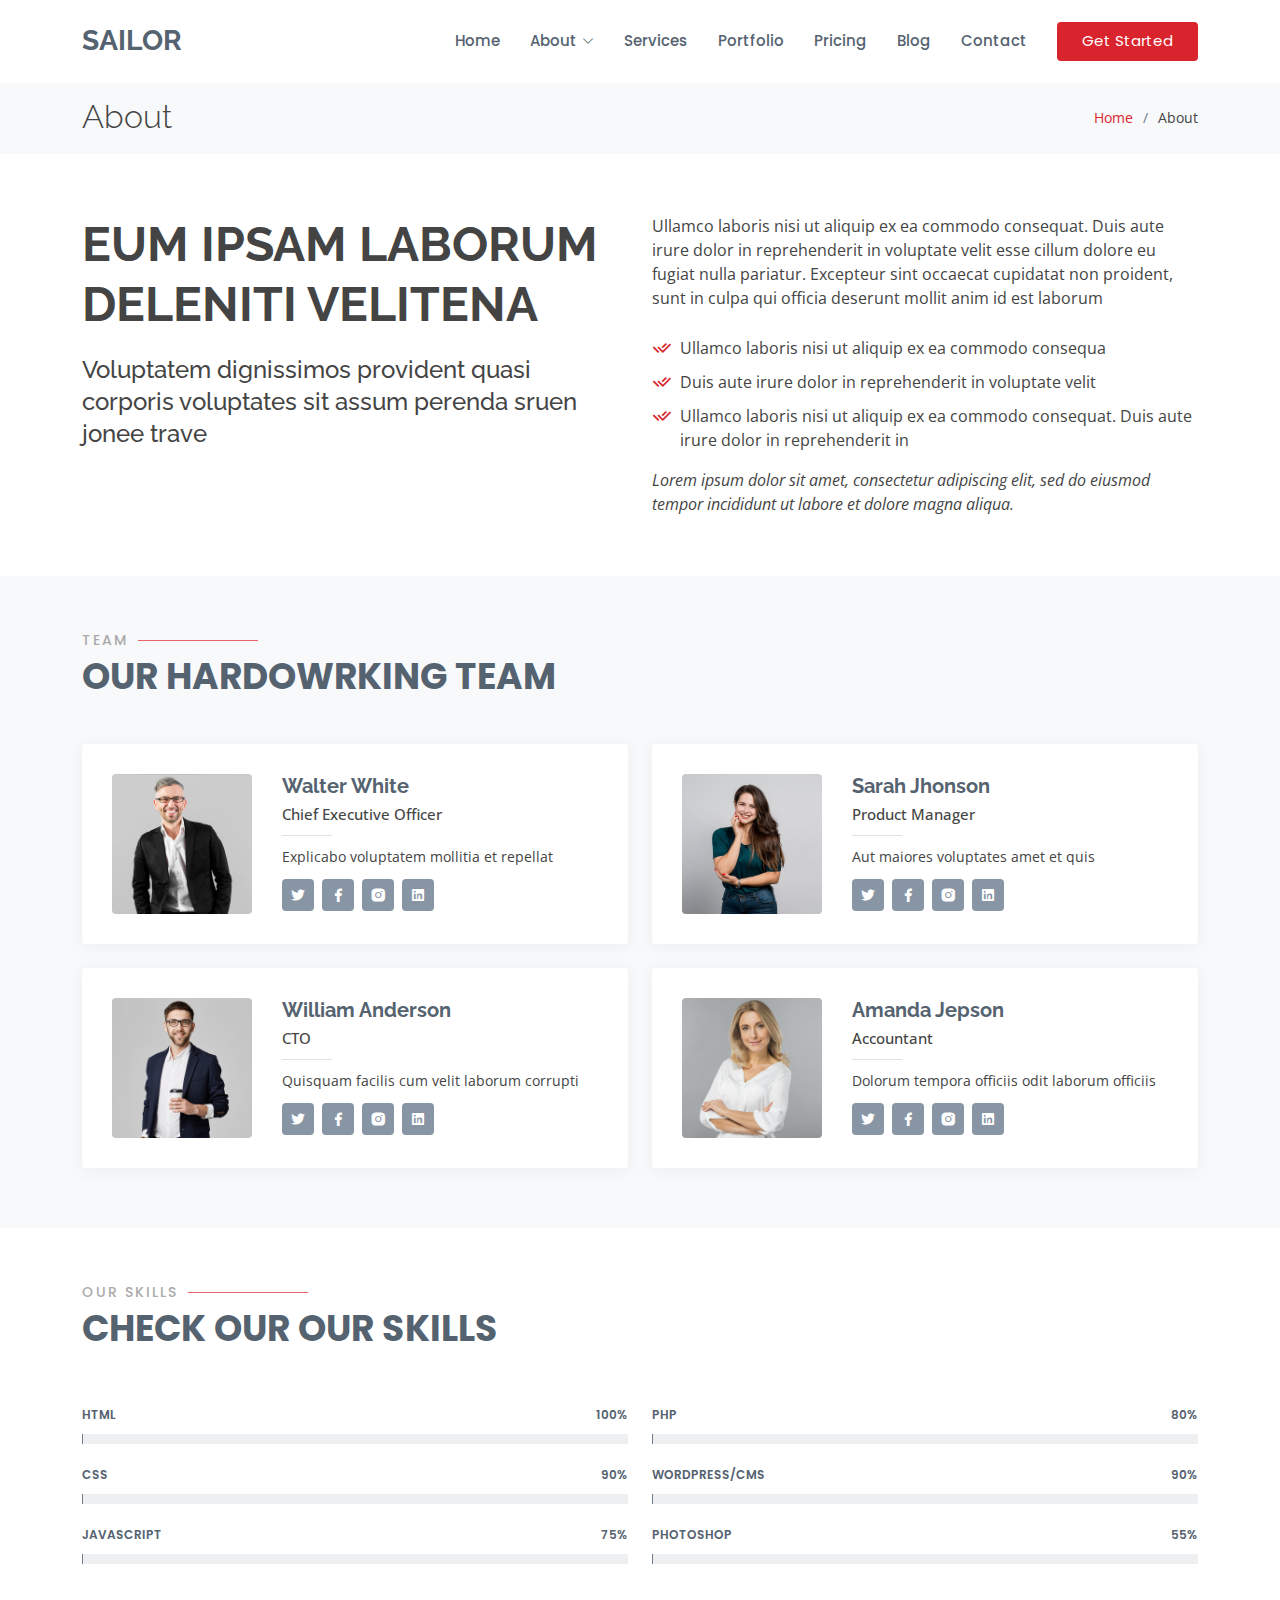
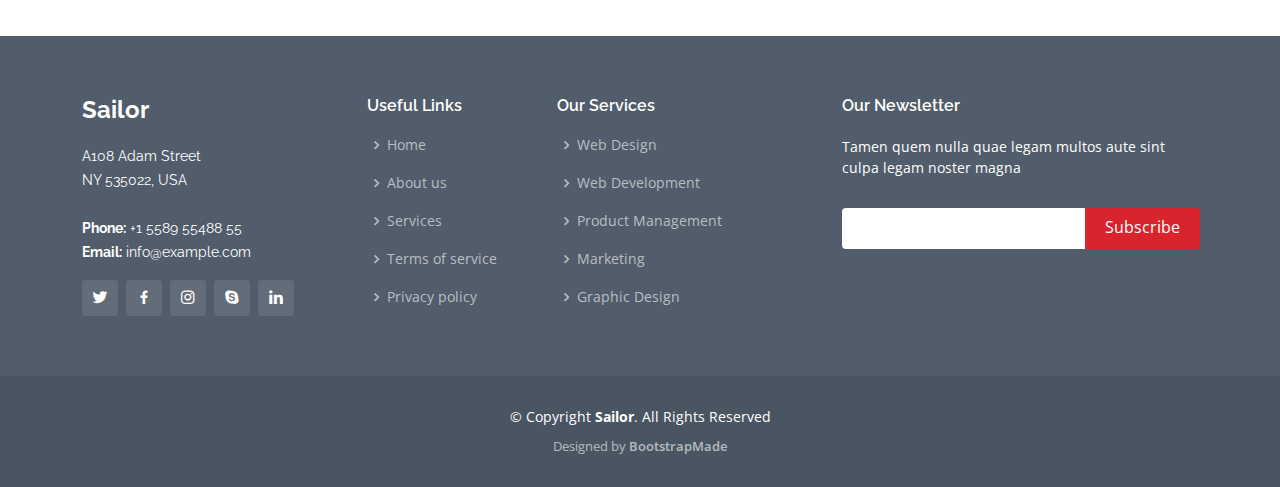
<file: about.html>
<!DOCTYPE html>
<html lang="en">

<head>
  <meta charset="utf-8">
  <meta content="width=device-width, initial-scale=1.0" name="viewport">

  <title>About - Sailor Bootstrap Template</title>
  <meta content="" name="description">
  <meta content="" name="keywords">

  <!-- Favicons -->
  <link href="assets/img/favicon.png" rel="icon">
  <link href="assets/img/apple-touch-icon.png" rel="apple-touch-icon">

  <!-- Google Fonts -->
  <link href="https://fonts.googleapis.com/css?family=Open+Sans:300,300i,400,400i,600,600i,700,700i|Raleway:300,300i,400,400i,500,500i,600,600i,700,700i|Poppins:300,300i,400,400i,500,500i,600,600i,700,700i" rel="stylesheet">

  <!-- Vendor CSS Files -->
  <link href="assets/vendor/animate.css/animate.min.css" rel="stylesheet">
  <link href="assets/vendor/bootstrap/css/bootstrap.min.css" rel="stylesheet">
  <link href="assets/vendor/bootstrap-icons/bootstrap-icons.css" rel="stylesheet">
  <link href="assets/vendor/boxicons/css/boxicons.min.css" rel="stylesheet">
  <link href="assets/vendor/glightbox/css/glightbox.min.css" rel="stylesheet">
  <link href="assets/vendor/remixicon/remixicon.css" rel="stylesheet">
  <link href="assets/vendor/swiper/swiper-bundle.min.css" rel="stylesheet">

  <!-- Template Main CSS File -->
  <link href="assets/css/style.css" rel="stylesheet">

  <!-- =======================================================
  * Template Name: Sailor - v4.10.0
  * Template URL: https://bootstrapmade.com/sailor-free-bootstrap-theme/
  * Author: BootstrapMade.com
  * License: https://bootstrapmade.com/license/
  ======================================================== -->
</head>

<body>

  <!-- ======= Header ======= -->
  <header id="header" class="fixed-top d-flex align-items-center">
    <div class="container d-flex align-items-center">

      <h1 class="logo me-auto"><a href="index.html">Sailor</a></h1>
      <!-- Uncomment below if you prefer to use an image logo -->
      <!-- <a href="index.html" class="logo me-auto"><img src="assets/img/logo.png" alt="" class="img-fluid"></a>-->

      <nav id="navbar" class="navbar">
        <ul>
          <li><a href="index.html">Home</a></li>

          <li class="dropdown"><a href="#"><span>About</span> <i class="bi bi-chevron-down"></i></a>
            <ul>
              <li><a href="about.html" class="active">About</a></li>
              <li><a href="team.html">Team</a></li>
              <li><a href="testimonials.html">Testimonials</a></li>

              <li class="dropdown"><a href="#"><span>Deep Drop Down</span> <i class="bi bi-chevron-right"></i></a>
                <ul>
                  <li><a href="#">Deep Drop Down 1</a></li>
                  <li><a href="#">Deep Drop Down 2</a></li>
                  <li><a href="#">Deep Drop Down 3</a></li>
                  <li><a href="#">Deep Drop Down 4</a></li>
                  <li><a href="#">Deep Drop Down 5</a></li>
                </ul>
              </li>
            </ul>
          </li>
          <li><a href="services.html">Services</a></li>
          <li><a href="portfolio.html">Portfolio</a></li>
          <li><a href="pricing.html">Pricing</a></li>
          <li><a href="blog.html">Blog</a></li>

          <li><a href="contact.html">Contact</a></li>
          <li><a href="index.html" class="getstarted">Get Started</a></li>
        </ul>
        <i class="bi bi-list mobile-nav-toggle"></i>
      </nav><!-- .navbar -->

    </div>
  </header><!-- End Header -->

  <main id="main">

    <!-- ======= Breadcrumbs ======= -->
    <section id="breadcrumbs" class="breadcrumbs">
      <div class="container">

        <div class="d-flex justify-content-between align-items-center">
          <h2>About</h2>
          <ol>
            <li><a href="index.html">Home</a></li>
            <li>About</li>
          </ol>
        </div>

      </div>
    </section><!-- End Breadcrumbs -->

    <!-- ======= About Section ======= -->
    <section id="about" class="about">
      <div class="container">

        <div class="row content">
          <div class="col-lg-6">
            <h2>Eum ipsam laborum deleniti velitena</h2>
            <h3>Voluptatem dignissimos provident quasi corporis voluptates sit assum perenda sruen jonee trave</h3>
          </div>
          <div class="col-lg-6 pt-4 pt-lg-0">
            <p>
              Ullamco laboris nisi ut aliquip ex ea commodo consequat. Duis aute irure dolor in reprehenderit in voluptate
              velit esse cillum dolore eu fugiat nulla pariatur. Excepteur sint occaecat cupidatat non proident, sunt in
              culpa qui officia deserunt mollit anim id est laborum
            </p>
            <ul>
              <li><i class="ri-check-double-line"></i> Ullamco laboris nisi ut aliquip ex ea commodo consequa</li>
              <li><i class="ri-check-double-line"></i> Duis aute irure dolor in reprehenderit in voluptate velit</li>
              <li><i class="ri-check-double-line"></i> Ullamco laboris nisi ut aliquip ex ea commodo consequat. Duis aute irure dolor in reprehenderit in</li>
            </ul>
            <p class="fst-italic">
              Lorem ipsum dolor sit amet, consectetur adipiscing elit, sed do eiusmod tempor incididunt ut labore et dolore
              magna aliqua.
            </p>
          </div>
        </div>

      </div>
    </section><!-- End About Section -->

    <!-- ======= Team Section ======= -->
    <section id="team" class="team section-bg">
      <div class="container">

        <div class="section-title">
          <h2>Team</h2>
          <p>Our Hardowrking Team</p>
        </div>

        <div class="row">

          <div class="col-lg-6">
            <div class="member d-flex align-items-start">
              <div class="pic"><img src="assets/img/team/team-1.jpg" class="img-fluid" alt=""></div>
              <div class="member-info">
                <h4>Walter White</h4>
                <span>Chief Executive Officer</span>
                <p>Explicabo voluptatem mollitia et repellat</p>
                <div class="social">
                  <a href=""><i class="ri-twitter-fill"></i></a>
                  <a href=""><i class="ri-facebook-fill"></i></a>
                  <a href=""><i class="ri-instagram-fill"></i></a>
                  <a href=""> <i class="ri-linkedin-box-fill"></i> </a>
                </div>
              </div>
            </div>
          </div>

          <div class="col-lg-6 mt-4 mt-lg-0">
            <div class="member d-flex align-items-start">
              <div class="pic"><img src="assets/img/team/team-2.jpg" class="img-fluid" alt=""></div>
              <div class="member-info">
                <h4>Sarah Jhonson</h4>
                <span>Product Manager</span>
                <p>Aut maiores voluptates amet et quis</p>
                <div class="social">
                  <a href=""><i class="ri-twitter-fill"></i></a>
                  <a href=""><i class="ri-facebook-fill"></i></a>
                  <a href=""><i class="ri-instagram-fill"></i></a>
                  <a href=""> <i class="ri-linkedin-box-fill"></i> </a>
                </div>
              </div>
            </div>
          </div>

          <div class="col-lg-6 mt-4">
            <div class="member d-flex align-items-start">
              <div class="pic"><img src="assets/img/team/team-3.jpg" class="img-fluid" alt=""></div>
              <div class="member-info">
                <h4>William Anderson</h4>
                <span>CTO</span>
                <p>Quisquam facilis cum velit laborum corrupti</p>
                <div class="social">
                  <a href=""><i class="ri-twitter-fill"></i></a>
                  <a href=""><i class="ri-facebook-fill"></i></a>
                  <a href=""><i class="ri-instagram-fill"></i></a>
                  <a href=""> <i class="ri-linkedin-box-fill"></i> </a>
                </div>
              </div>
            </div>
          </div>

          <div class="col-lg-6 mt-4">
            <div class="member d-flex align-items-start">
              <div class="pic"><img src="assets/img/team/team-4.jpg" class="img-fluid" alt=""></div>
              <div class="member-info">
                <h4>Amanda Jepson</h4>
                <span>Accountant</span>
                <p>Dolorum tempora officiis odit laborum officiis</p>
                <div class="social">
                  <a href=""><i class="ri-twitter-fill"></i></a>
                  <a href=""><i class="ri-facebook-fill"></i></a>
                  <a href=""><i class="ri-instagram-fill"></i></a>
                  <a href=""> <i class="ri-linkedin-box-fill"></i> </a>
                </div>
              </div>
            </div>
          </div>

        </div>

      </div>
    </section><!-- End Team Section -->

    <!-- ======= Our Skills Section ======= -->
    <section id="skills" class="skills">
      <div class="container">

        <div class="section-title">
          <h2>Our Skills</h2>
          <p>Check our Our Skills</p>
        </div>

        <div class="row skills-content">

          <div class="col-lg-6">

            <div class="progress">
              <span class="skill">HTML <i class="val">100%</i></span>
              <div class="progress-bar-wrap">
                <div class="progress-bar" role="progressbar" aria-valuenow="100" aria-valuemin="0" aria-valuemax="100"></div>
              </div>
            </div>

            <div class="progress">
              <span class="skill">CSS <i class="val">90%</i></span>
              <div class="progress-bar-wrap">
                <div class="progress-bar" role="progressbar" aria-valuenow="90" aria-valuemin="0" aria-valuemax="100"></div>
              </div>
            </div>

            <div class="progress">
              <span class="skill">JavaScript <i class="val">75%</i></span>
              <div class="progress-bar-wrap">
                <div class="progress-bar" role="progressbar" aria-valuenow="75" aria-valuemin="0" aria-valuemax="100"></div>
              </div>
            </div>

          </div>

          <div class="col-lg-6">

            <div class="progress">
              <span class="skill">PHP <i class="val">80%</i></span>
              <div class="progress-bar-wrap">
                <div class="progress-bar" role="progressbar" aria-valuenow="80" aria-valuemin="0" aria-valuemax="100"></div>
              </div>
            </div>

            <div class="progress">
              <span class="skill">WordPress/CMS <i class="val">90%</i></span>
              <div class="progress-bar-wrap">
                <div class="progress-bar" role="progressbar" aria-valuenow="90" aria-valuemin="0" aria-valuemax="100"></div>
              </div>
            </div>

            <div class="progress">
              <span class="skill">Photoshop <i class="val">55%</i></span>
              <div class="progress-bar-wrap">
                <div class="progress-bar" role="progressbar" aria-valuenow="55" aria-valuemin="0" aria-valuemax="100"></div>
              </div>
            </div>

          </div>

        </div>

      </div>
    </section><!-- End Our Skills Section -->

  </main><!-- End #main -->

  <!-- ======= Footer ======= -->
  <footer id="footer">
    <div class="footer-top">
      <div class="container">
        <div class="row">

          <div class="col-lg-3 col-md-6">
            <div class="footer-info">
              <h3>Sailor</h3>
              <p>
                A108 Adam Street <br>
                NY 535022, USA<br><br>
                <strong>Phone:</strong> +1 5589 55488 55<br>
                <strong>Email:</strong> info@example.com<br>
              </p>
              <div class="social-links mt-3">
                <a href="#" class="twitter"><i class="bx bxl-twitter"></i></a>
                <a href="#" class="facebook"><i class="bx bxl-facebook"></i></a>
                <a href="#" class="instagram"><i class="bx bxl-instagram"></i></a>
                <a href="#" class="google-plus"><i class="bx bxl-skype"></i></a>
                <a href="#" class="linkedin"><i class="bx bxl-linkedin"></i></a>
              </div>
            </div>
          </div>

          <div class="col-lg-2 col-md-6 footer-links">
            <h4>Useful Links</h4>
            <ul>
              <li><i class="bx bx-chevron-right"></i> <a href="#">Home</a></li>
              <li><i class="bx bx-chevron-right"></i> <a href="#">About us</a></li>
              <li><i class="bx bx-chevron-right"></i> <a href="#">Services</a></li>
              <li><i class="bx bx-chevron-right"></i> <a href="#">Terms of service</a></li>
              <li><i class="bx bx-chevron-right"></i> <a href="#">Privacy policy</a></li>
            </ul>
          </div>

          <div class="col-lg-3 col-md-6 footer-links">
            <h4>Our Services</h4>
            <ul>
              <li><i class="bx bx-chevron-right"></i> <a href="#">Web Design</a></li>
              <li><i class="bx bx-chevron-right"></i> <a href="#">Web Development</a></li>
              <li><i class="bx bx-chevron-right"></i> <a href="#">Product Management</a></li>
              <li><i class="bx bx-chevron-right"></i> <a href="#">Marketing</a></li>
              <li><i class="bx bx-chevron-right"></i> <a href="#">Graphic Design</a></li>
            </ul>
          </div>

          <div class="col-lg-4 col-md-6 footer-newsletter">
            <h4>Our Newsletter</h4>
            <p>Tamen quem nulla quae legam multos aute sint culpa legam noster magna</p>
            <form action="" method="post">
              <input type="email" name="email"><input type="submit" value="Subscribe">
            </form>

          </div>

        </div>
      </div>
    </div>

    <div class="container">
      <div class="copyright">
        &copy; Copyright <strong><span>Sailor</span></strong>. All Rights Reserved
      </div>
      <div class="credits">
        <!-- All the links in the footer should remain intact. -->
        <!-- You can delete the links only if you purchased the pro version. -->
        <!-- Licensing information: https://bootstrapmade.com/license/ -->
        <!-- Purchase the pro version with working PHP/AJAX contact form: https://bootstrapmade.com/sailor-free-bootstrap-theme/ -->
        Designed by <a href="https://bootstrapmade.com/">BootstrapMade</a>
      </div>
    </div>
  </footer><!-- End Footer -->

  <a href="#" class="back-to-top d-flex align-items-center justify-content-center"><i class="bi bi-arrow-up-short"></i></a>

  <!-- Vendor JS Files -->
  <script src="assets/vendor/bootstrap/js/bootstrap.bundle.min.js"></script>
  <script src="assets/vendor/glightbox/js/glightbox.min.js"></script>
  <script src="assets/vendor/isotope-layout/isotope.pkgd.min.js"></script>
  <script src="assets/vendor/swiper/swiper-bundle.min.js"></script>
  <script src="assets/vendor/waypoints/noframework.waypoints.js"></script>
  <script src="assets/vendor/php-email-form/validate.js"></script>

  <!-- Template Main JS File -->
  <script src="assets/js/main.js"></script>

</body>

</html>
</file>
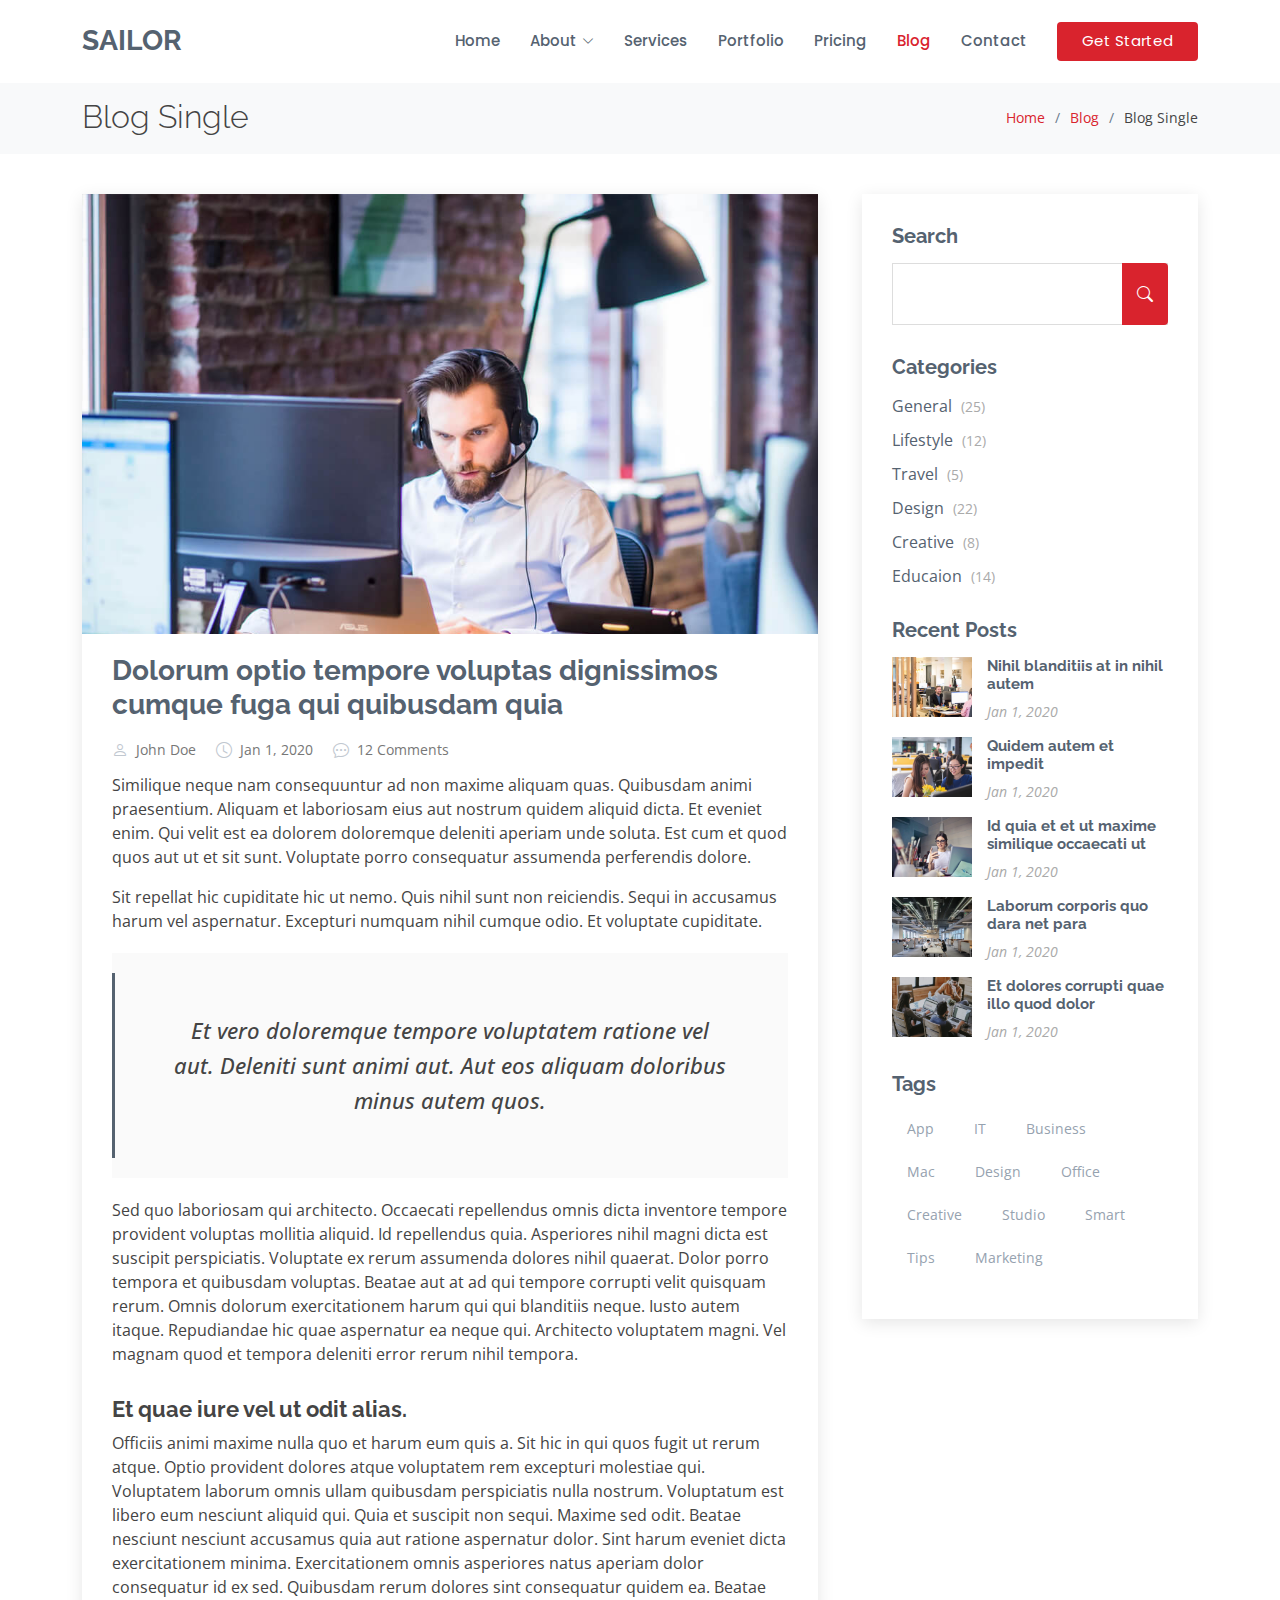
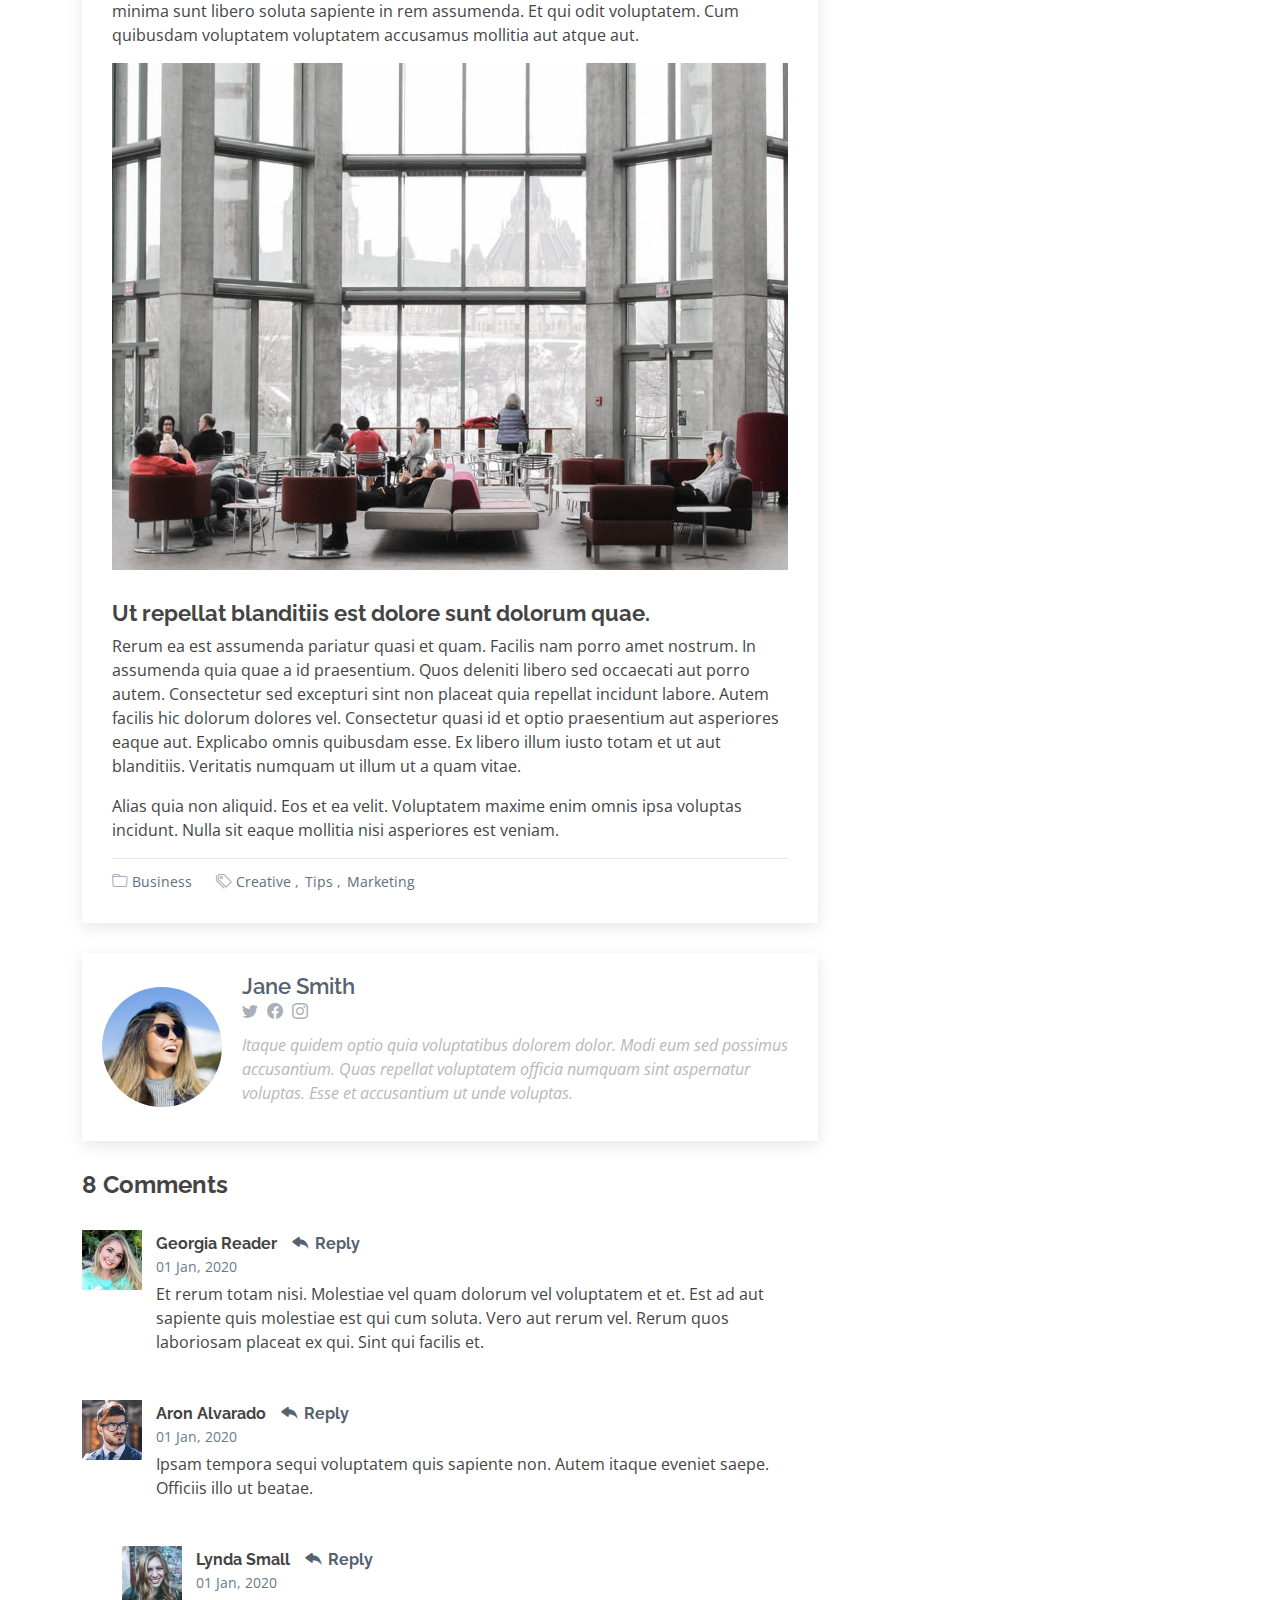
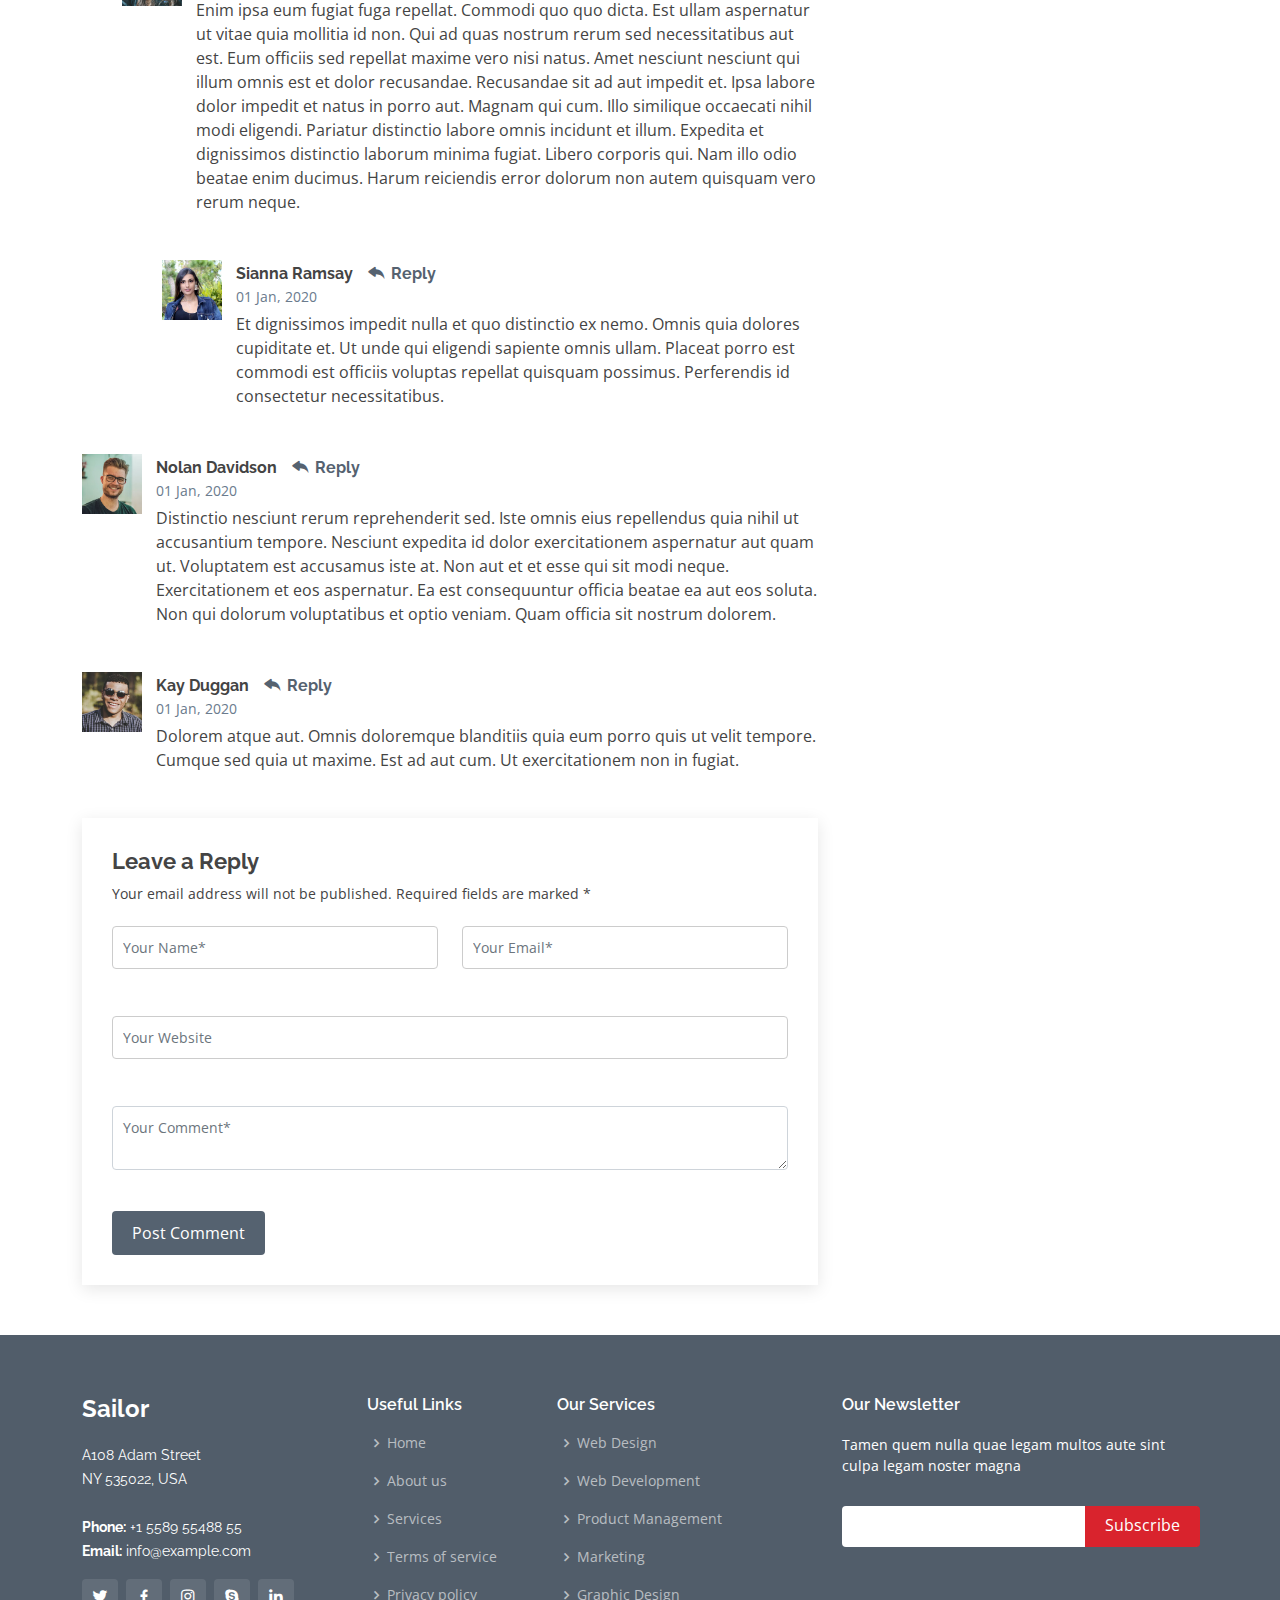
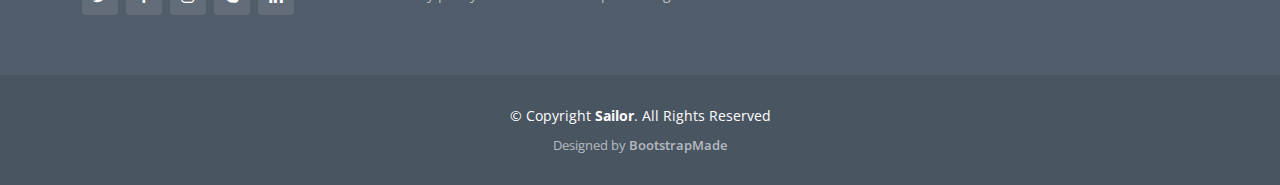
<file: blog-single.html>
<!DOCTYPE html>
<html lang="en">

<head>
  <meta charset="utf-8">
  <meta content="width=device-width, initial-scale=1.0" name="viewport">

  <title>Blog Single - Sailor Bootstrap Template</title>
  <meta content="" name="description">
  <meta content="" name="keywords">

  <!-- Favicons -->
  <link href="assets/img/favicon.png" rel="icon">
  <link href="assets/img/apple-touch-icon.png" rel="apple-touch-icon">

  <!-- Google Fonts -->
  <link href="https://fonts.googleapis.com/css?family=Open+Sans:300,300i,400,400i,600,600i,700,700i|Raleway:300,300i,400,400i,500,500i,600,600i,700,700i|Poppins:300,300i,400,400i,500,500i,600,600i,700,700i" rel="stylesheet">

  <!-- Vendor CSS Files -->
  <link href="assets/vendor/animate.css/animate.min.css" rel="stylesheet">
  <link href="assets/vendor/bootstrap/css/bootstrap.min.css" rel="stylesheet">
  <link href="assets/vendor/bootstrap-icons/bootstrap-icons.css" rel="stylesheet">
  <link href="assets/vendor/boxicons/css/boxicons.min.css" rel="stylesheet">
  <link href="assets/vendor/glightbox/css/glightbox.min.css" rel="stylesheet">
  <link href="assets/vendor/remixicon/remixicon.css" rel="stylesheet">
  <link href="assets/vendor/swiper/swiper-bundle.min.css" rel="stylesheet">

  <!-- Template Main CSS File -->
  <link href="assets/css/style.css" rel="stylesheet">

  <!-- =======================================================
  * Template Name: Sailor - v4.10.0
  * Template URL: https://bootstrapmade.com/sailor-free-bootstrap-theme/
  * Author: BootstrapMade.com
  * License: https://bootstrapmade.com/license/
  ======================================================== -->
</head>

<body>

  <!-- ======= Header ======= -->
  <header id="header" class="fixed-top d-flex align-items-center">
    <div class="container d-flex align-items-center">

      <h1 class="logo me-auto"><a href="index.html">Sailor</a></h1>
      <!-- Uncomment below if you prefer to use an image logo -->
      <!-- <a href="index.html" class="logo me-auto"><img src="assets/img/logo.png" alt="" class="img-fluid"></a>-->

      <nav id="navbar" class="navbar">
        <ul>
          <li><a href="index.html">Home</a></li>

          <li class="dropdown"><a href="#"><span>About</span> <i class="bi bi-chevron-down"></i></a>
            <ul>
              <li><a href="about.html">About</a></li>
              <li><a href="team.html">Team</a></li>
              <li><a href="testimonials.html">Testimonials</a></li>

              <li class="dropdown"><a href="#"><span>Deep Drop Down</span> <i class="bi bi-chevron-right"></i></a>
                <ul>
                  <li><a href="#">Deep Drop Down 1</a></li>
                  <li><a href="#">Deep Drop Down 2</a></li>
                  <li><a href="#">Deep Drop Down 3</a></li>
                  <li><a href="#">Deep Drop Down 4</a></li>
                  <li><a href="#">Deep Drop Down 5</a></li>
                </ul>
              </li>
            </ul>
          </li>
          <li><a href="services.html">Services</a></li>
          <li><a href="portfolio.html">Portfolio</a></li>
          <li><a href="pricing.html">Pricing</a></li>
          <li><a href="blog.html" class="active">Blog</a></li>

          <li><a href="contact.html">Contact</a></li>
          <li><a href="index.html" class="getstarted">Get Started</a></li>
        </ul>
        <i class="bi bi-list mobile-nav-toggle"></i>
      </nav><!-- .navbar -->

    </div>
  </header><!-- End Header -->

  <main id="main">

    <!-- ======= Breadcrumbs ======= -->
    <section id="breadcrumbs" class="breadcrumbs">
      <div class="container">

        <div class="d-flex justify-content-between align-items-center">
          <h2>Blog Single</h2>
          <ol>
            <li><a href="index.html">Home</a></li>
            <li><a href="blog.html">Blog</a></li>
            <li>Blog Single</li>
          </ol>
        </div>

      </div>
    </section><!-- End Breadcrumbs -->

    <!-- ======= Blog Single Section ======= -->
    <section id="blog" class="blog">
      <div class="container" data-aos="fade-up">

        <div class="row">

          <div class="col-lg-8 entries">

            <article class="entry entry-single">

              <div class="entry-img">
                <img src="assets/img/blog/blog-1.jpg" alt="" class="img-fluid">
              </div>

              <h2 class="entry-title">
                <a href="blog-single.html">Dolorum optio tempore voluptas dignissimos cumque fuga qui quibusdam quia</a>
              </h2>

              <div class="entry-meta">
                <ul>
                  <li class="d-flex align-items-center"><i class="bi bi-person"></i> <a href="blog-single.html">John Doe</a></li>
                  <li class="d-flex align-items-center"><i class="bi bi-clock"></i> <a href="blog-single.html"><time datetime="2020-01-01">Jan 1, 2020</time></a></li>
                  <li class="d-flex align-items-center"><i class="bi bi-chat-dots"></i> <a href="blog-single.html">12 Comments</a></li>
                </ul>
              </div>

              <div class="entry-content">
                <p>
                  Similique neque nam consequuntur ad non maxime aliquam quas. Quibusdam animi praesentium. Aliquam et laboriosam eius aut nostrum quidem aliquid dicta.
                  Et eveniet enim. Qui velit est ea dolorem doloremque deleniti aperiam unde soluta. Est cum et quod quos aut ut et sit sunt. Voluptate porro consequatur assumenda perferendis dolore.
                </p>

                <p>
                  Sit repellat hic cupiditate hic ut nemo. Quis nihil sunt non reiciendis. Sequi in accusamus harum vel aspernatur. Excepturi numquam nihil cumque odio. Et voluptate cupiditate.
                </p>

                <blockquote>
                  <p>
                    Et vero doloremque tempore voluptatem ratione vel aut. Deleniti sunt animi aut. Aut eos aliquam doloribus minus autem quos.
                  </p>
                </blockquote>

                <p>
                  Sed quo laboriosam qui architecto. Occaecati repellendus omnis dicta inventore tempore provident voluptas mollitia aliquid. Id repellendus quia. Asperiores nihil magni dicta est suscipit perspiciatis. Voluptate ex rerum assumenda dolores nihil quaerat.
                  Dolor porro tempora et quibusdam voluptas. Beatae aut at ad qui tempore corrupti velit quisquam rerum. Omnis dolorum exercitationem harum qui qui blanditiis neque.
                  Iusto autem itaque. Repudiandae hic quae aspernatur ea neque qui. Architecto voluptatem magni. Vel magnam quod et tempora deleniti error rerum nihil tempora.
                </p>

                <h3>Et quae iure vel ut odit alias.</h3>
                <p>
                  Officiis animi maxime nulla quo et harum eum quis a. Sit hic in qui quos fugit ut rerum atque. Optio provident dolores atque voluptatem rem excepturi molestiae qui. Voluptatem laborum omnis ullam quibusdam perspiciatis nulla nostrum. Voluptatum est libero eum nesciunt aliquid qui.
                  Quia et suscipit non sequi. Maxime sed odit. Beatae nesciunt nesciunt accusamus quia aut ratione aspernatur dolor. Sint harum eveniet dicta exercitationem minima. Exercitationem omnis asperiores natus aperiam dolor consequatur id ex sed. Quibusdam rerum dolores sint consequatur quidem ea.
                  Beatae minima sunt libero soluta sapiente in rem assumenda. Et qui odit voluptatem. Cum quibusdam voluptatem voluptatem accusamus mollitia aut atque aut.
                </p>
                <img src="assets/img/blog/blog-inside-post.jpg" class="img-fluid" alt="">

                <h3>Ut repellat blanditiis est dolore sunt dolorum quae.</h3>
                <p>
                  Rerum ea est assumenda pariatur quasi et quam. Facilis nam porro amet nostrum. In assumenda quia quae a id praesentium. Quos deleniti libero sed occaecati aut porro autem. Consectetur sed excepturi sint non placeat quia repellat incidunt labore. Autem facilis hic dolorum dolores vel.
                  Consectetur quasi id et optio praesentium aut asperiores eaque aut. Explicabo omnis quibusdam esse. Ex libero illum iusto totam et ut aut blanditiis. Veritatis numquam ut illum ut a quam vitae.
                </p>
                <p>
                  Alias quia non aliquid. Eos et ea velit. Voluptatem maxime enim omnis ipsa voluptas incidunt. Nulla sit eaque mollitia nisi asperiores est veniam.
                </p>

              </div>

              <div class="entry-footer">
                <i class="bi bi-folder"></i>
                <ul class="cats">
                  <li><a href="#">Business</a></li>
                </ul>

                <i class="bi bi-tags"></i>
                <ul class="tags">
                  <li><a href="#">Creative</a></li>
                  <li><a href="#">Tips</a></li>
                  <li><a href="#">Marketing</a></li>
                </ul>
              </div>

            </article><!-- End blog entry -->

            <div class="blog-author d-flex align-items-center">
              <img src="assets/img/blog/blog-author.jpg" class="rounded-circle float-left" alt="">
              <div>
                <h4>Jane Smith</h4>
                <div class="social-links">
                  <a href="https://twitters.com/#"><i class="bi bi-twitter"></i></a>
                  <a href="https://facebook.com/#"><i class="bi bi-facebook"></i></a>
                  <a href="https://instagram.com/#"><i class="biu bi-instagram"></i></a>
                </div>
                <p>
                  Itaque quidem optio quia voluptatibus dolorem dolor. Modi eum sed possimus accusantium. Quas repellat voluptatem officia numquam sint aspernatur voluptas. Esse et accusantium ut unde voluptas.
                </p>
              </div>
            </div><!-- End blog author bio -->

            <div class="blog-comments">

              <h4 class="comments-count">8 Comments</h4>

              <div id="comment-1" class="comment">
                <div class="d-flex">
                  <div class="comment-img"><img src="assets/img/blog/comments-1.jpg" alt=""></div>
                  <div>
                    <h5><a href="">Georgia Reader</a> <a href="#" class="reply"><i class="bi bi-reply-fill"></i> Reply</a></h5>
                    <time datetime="2020-01-01">01 Jan, 2020</time>
                    <p>
                      Et rerum totam nisi. Molestiae vel quam dolorum vel voluptatem et et. Est ad aut sapiente quis molestiae est qui cum soluta.
                      Vero aut rerum vel. Rerum quos laboriosam placeat ex qui. Sint qui facilis et.
                    </p>
                  </div>
                </div>
              </div><!-- End comment #1 -->

              <div id="comment-2" class="comment">
                <div class="d-flex">
                  <div class="comment-img"><img src="assets/img/blog/comments-2.jpg" alt=""></div>
                  <div>
                    <h5><a href="">Aron Alvarado</a> <a href="#" class="reply"><i class="bi bi-reply-fill"></i> Reply</a></h5>
                    <time datetime="2020-01-01">01 Jan, 2020</time>
                    <p>
                      Ipsam tempora sequi voluptatem quis sapiente non. Autem itaque eveniet saepe. Officiis illo ut beatae.
                    </p>
                  </div>
                </div>

                <div id="comment-reply-1" class="comment comment-reply">
                  <div class="d-flex">
                    <div class="comment-img"><img src="assets/img/blog/comments-3.jpg" alt=""></div>
                    <div>
                      <h5><a href="">Lynda Small</a> <a href="#" class="reply"><i class="bi bi-reply-fill"></i> Reply</a></h5>
                      <time datetime="2020-01-01">01 Jan, 2020</time>
                      <p>
                        Enim ipsa eum fugiat fuga repellat. Commodi quo quo dicta. Est ullam aspernatur ut vitae quia mollitia id non. Qui ad quas nostrum rerum sed necessitatibus aut est. Eum officiis sed repellat maxime vero nisi natus. Amet nesciunt nesciunt qui illum omnis est et dolor recusandae.

                        Recusandae sit ad aut impedit et. Ipsa labore dolor impedit et natus in porro aut. Magnam qui cum. Illo similique occaecati nihil modi eligendi. Pariatur distinctio labore omnis incidunt et illum. Expedita et dignissimos distinctio laborum minima fugiat.

                        Libero corporis qui. Nam illo odio beatae enim ducimus. Harum reiciendis error dolorum non autem quisquam vero rerum neque.
                      </p>
                    </div>
                  </div>

                  <div id="comment-reply-2" class="comment comment-reply">
                    <div class="d-flex">
                      <div class="comment-img"><img src="assets/img/blog/comments-4.jpg" alt=""></div>
                      <div>
                        <h5><a href="">Sianna Ramsay</a> <a href="#" class="reply"><i class="bi bi-reply-fill"></i> Reply</a></h5>
                        <time datetime="2020-01-01">01 Jan, 2020</time>
                        <p>
                          Et dignissimos impedit nulla et quo distinctio ex nemo. Omnis quia dolores cupiditate et. Ut unde qui eligendi sapiente omnis ullam. Placeat porro est commodi est officiis voluptas repellat quisquam possimus. Perferendis id consectetur necessitatibus.
                        </p>
                      </div>
                    </div>

                  </div><!-- End comment reply #2-->

                </div><!-- End comment reply #1-->

              </div><!-- End comment #2-->

              <div id="comment-3" class="comment">
                <div class="d-flex">
                  <div class="comment-img"><img src="assets/img/blog/comments-5.jpg" alt=""></div>
                  <div>
                    <h5><a href="">Nolan Davidson</a> <a href="#" class="reply"><i class="bi bi-reply-fill"></i> Reply</a></h5>
                    <time datetime="2020-01-01">01 Jan, 2020</time>
                    <p>
                      Distinctio nesciunt rerum reprehenderit sed. Iste omnis eius repellendus quia nihil ut accusantium tempore. Nesciunt expedita id dolor exercitationem aspernatur aut quam ut. Voluptatem est accusamus iste at.
                      Non aut et et esse qui sit modi neque. Exercitationem et eos aspernatur. Ea est consequuntur officia beatae ea aut eos soluta. Non qui dolorum voluptatibus et optio veniam. Quam officia sit nostrum dolorem.
                    </p>
                  </div>
                </div>

              </div><!-- End comment #3 -->

              <div id="comment-4" class="comment">
                <div class="d-flex">
                  <div class="comment-img"><img src="assets/img/blog/comments-6.jpg" alt=""></div>
                  <div>
                    <h5><a href="">Kay Duggan</a> <a href="#" class="reply"><i class="bi bi-reply-fill"></i> Reply</a></h5>
                    <time datetime="2020-01-01">01 Jan, 2020</time>
                    <p>
                      Dolorem atque aut. Omnis doloremque blanditiis quia eum porro quis ut velit tempore. Cumque sed quia ut maxime. Est ad aut cum. Ut exercitationem non in fugiat.
                    </p>
                  </div>
                </div>

              </div><!-- End comment #4 -->

              <div class="reply-form">
                <h4>Leave a Reply</h4>
                <p>Your email address will not be published. Required fields are marked * </p>
                <form action="">
                  <div class="row">
                    <div class="col-md-6 form-group">
                      <input name="name" type="text" class="form-control" placeholder="Your Name*">
                    </div>
                    <div class="col-md-6 form-group">
                      <input name="email" type="text" class="form-control" placeholder="Your Email*">
                    </div>
                  </div>
                  <div class="row">
                    <div class="col form-group">
                      <input name="website" type="text" class="form-control" placeholder="Your Website">
                    </div>
                  </div>
                  <div class="row">
                    <div class="col form-group">
                      <textarea name="comment" class="form-control" placeholder="Your Comment*"></textarea>
                    </div>
                  </div>
                  <button type="submit" class="btn btn-primary">Post Comment</button>

                </form>

              </div>

            </div><!-- End blog comments -->

          </div><!-- End blog entries list -->

          <div class="col-lg-4">

            <div class="sidebar">

              <h3 class="sidebar-title">Search</h3>
              <div class="sidebar-item search-form">
                <form action="">
                  <input type="text">
                  <button type="submit"><i class="bi bi-search"></i></button>
                </form>
              </div><!-- End sidebar search formn-->

              <h3 class="sidebar-title">Categories</h3>
              <div class="sidebar-item categories">
                <ul>
                  <li><a href="#">General <span>(25)</span></a></li>
                  <li><a href="#">Lifestyle <span>(12)</span></a></li>
                  <li><a href="#">Travel <span>(5)</span></a></li>
                  <li><a href="#">Design <span>(22)</span></a></li>
                  <li><a href="#">Creative <span>(8)</span></a></li>
                  <li><a href="#">Educaion <span>(14)</span></a></li>
                </ul>
              </div><!-- End sidebar categories-->

              <h3 class="sidebar-title">Recent Posts</h3>
              <div class="sidebar-item recent-posts">
                <div class="post-item clearfix">
                  <img src="assets/img/blog/blog-recent-1.jpg" alt="">
                  <h4><a href="blog-single.html">Nihil blanditiis at in nihil autem</a></h4>
                  <time datetime="2020-01-01">Jan 1, 2020</time>
                </div>

                <div class="post-item clearfix">
                  <img src="assets/img/blog/blog-recent-2.jpg" alt="">
                  <h4><a href="blog-single.html">Quidem autem et impedit</a></h4>
                  <time datetime="2020-01-01">Jan 1, 2020</time>
                </div>

                <div class="post-item clearfix">
                  <img src="assets/img/blog/blog-recent-3.jpg" alt="">
                  <h4><a href="blog-single.html">Id quia et et ut maxime similique occaecati ut</a></h4>
                  <time datetime="2020-01-01">Jan 1, 2020</time>
                </div>

                <div class="post-item clearfix">
                  <img src="assets/img/blog/blog-recent-4.jpg" alt="">
                  <h4><a href="blog-single.html">Laborum corporis quo dara net para</a></h4>
                  <time datetime="2020-01-01">Jan 1, 2020</time>
                </div>

                <div class="post-item clearfix">
                  <img src="assets/img/blog/blog-recent-5.jpg" alt="">
                  <h4><a href="blog-single.html">Et dolores corrupti quae illo quod dolor</a></h4>
                  <time datetime="2020-01-01">Jan 1, 2020</time>
                </div>

              </div><!-- End sidebar recent posts-->

              <h3 class="sidebar-title">Tags</h3>
              <div class="sidebar-item tags">
                <ul>
                  <li><a href="#">App</a></li>
                  <li><a href="#">IT</a></li>
                  <li><a href="#">Business</a></li>
                  <li><a href="#">Mac</a></li>
                  <li><a href="#">Design</a></li>
                  <li><a href="#">Office</a></li>
                  <li><a href="#">Creative</a></li>
                  <li><a href="#">Studio</a></li>
                  <li><a href="#">Smart</a></li>
                  <li><a href="#">Tips</a></li>
                  <li><a href="#">Marketing</a></li>
                </ul>
              </div><!-- End sidebar tags-->

            </div><!-- End sidebar -->

          </div><!-- End blog sidebar -->

        </div>

      </div>
    </section><!-- End Blog Single Section -->

  </main><!-- End #main -->

  <!-- ======= Footer ======= -->
  <footer id="footer">
    <div class="footer-top">
      <div class="container">
        <div class="row">

          <div class="col-lg-3 col-md-6">
            <div class="footer-info">
              <h3>Sailor</h3>
              <p>
                A108 Adam Street <br>
                NY 535022, USA<br><br>
                <strong>Phone:</strong> +1 5589 55488 55<br>
                <strong>Email:</strong> info@example.com<br>
              </p>
              <div class="social-links mt-3">
                <a href="#" class="twitter"><i class="bx bxl-twitter"></i></a>
                <a href="#" class="facebook"><i class="bx bxl-facebook"></i></a>
                <a href="#" class="instagram"><i class="bx bxl-instagram"></i></a>
                <a href="#" class="google-plus"><i class="bx bxl-skype"></i></a>
                <a href="#" class="linkedin"><i class="bx bxl-linkedin"></i></a>
              </div>
            </div>
          </div>

          <div class="col-lg-2 col-md-6 footer-links">
            <h4>Useful Links</h4>
            <ul>
              <li><i class="bx bx-chevron-right"></i> <a href="#">Home</a></li>
              <li><i class="bx bx-chevron-right"></i> <a href="#">About us</a></li>
              <li><i class="bx bx-chevron-right"></i> <a href="#">Services</a></li>
              <li><i class="bx bx-chevron-right"></i> <a href="#">Terms of service</a></li>
              <li><i class="bx bx-chevron-right"></i> <a href="#">Privacy policy</a></li>
            </ul>
          </div>

          <div class="col-lg-3 col-md-6 footer-links">
            <h4>Our Services</h4>
            <ul>
              <li><i class="bx bx-chevron-right"></i> <a href="#">Web Design</a></li>
              <li><i class="bx bx-chevron-right"></i> <a href="#">Web Development</a></li>
              <li><i class="bx bx-chevron-right"></i> <a href="#">Product Management</a></li>
              <li><i class="bx bx-chevron-right"></i> <a href="#">Marketing</a></li>
              <li><i class="bx bx-chevron-right"></i> <a href="#">Graphic Design</a></li>
            </ul>
          </div>

          <div class="col-lg-4 col-md-6 footer-newsletter">
            <h4>Our Newsletter</h4>
            <p>Tamen quem nulla quae legam multos aute sint culpa legam noster magna</p>
            <form action="" method="post">
              <input type="email" name="email"><input type="submit" value="Subscribe">
            </form>

          </div>

        </div>
      </div>
    </div>

    <div class="container">
      <div class="copyright">
        &copy; Copyright <strong><span>Sailor</span></strong>. All Rights Reserved
      </div>
      <div class="credits">
        <!-- All the links in the footer should remain intact. -->
        <!-- You can delete the links only if you purchased the pro version. -->
        <!-- Licensing information: https://bootstrapmade.com/license/ -->
        <!-- Purchase the pro version with working PHP/AJAX contact form: https://bootstrapmade.com/sailor-free-bootstrap-theme/ -->
        Designed by <a href="https://bootstrapmade.com/">BootstrapMade</a>
      </div>
    </div>
  </footer><!-- End Footer -->

  <a href="#" class="back-to-top d-flex align-items-center justify-content-center"><i class="bi bi-arrow-up-short"></i></a>

  <!-- Vendor JS Files -->
  <script src="assets/vendor/bootstrap/js/bootstrap.bundle.min.js"></script>
  <script src="assets/vendor/glightbox/js/glightbox.min.js"></script>
  <script src="assets/vendor/isotope-layout/isotope.pkgd.min.js"></script>
  <script src="assets/vendor/swiper/swiper-bundle.min.js"></script>
  <script src="assets/vendor/waypoints/noframework.waypoints.js"></script>
  <script src="assets/vendor/php-email-form/validate.js"></script>

  <!-- Template Main JS File -->
  <script src="assets/js/main.js"></script>

</body>

</html>
</file>
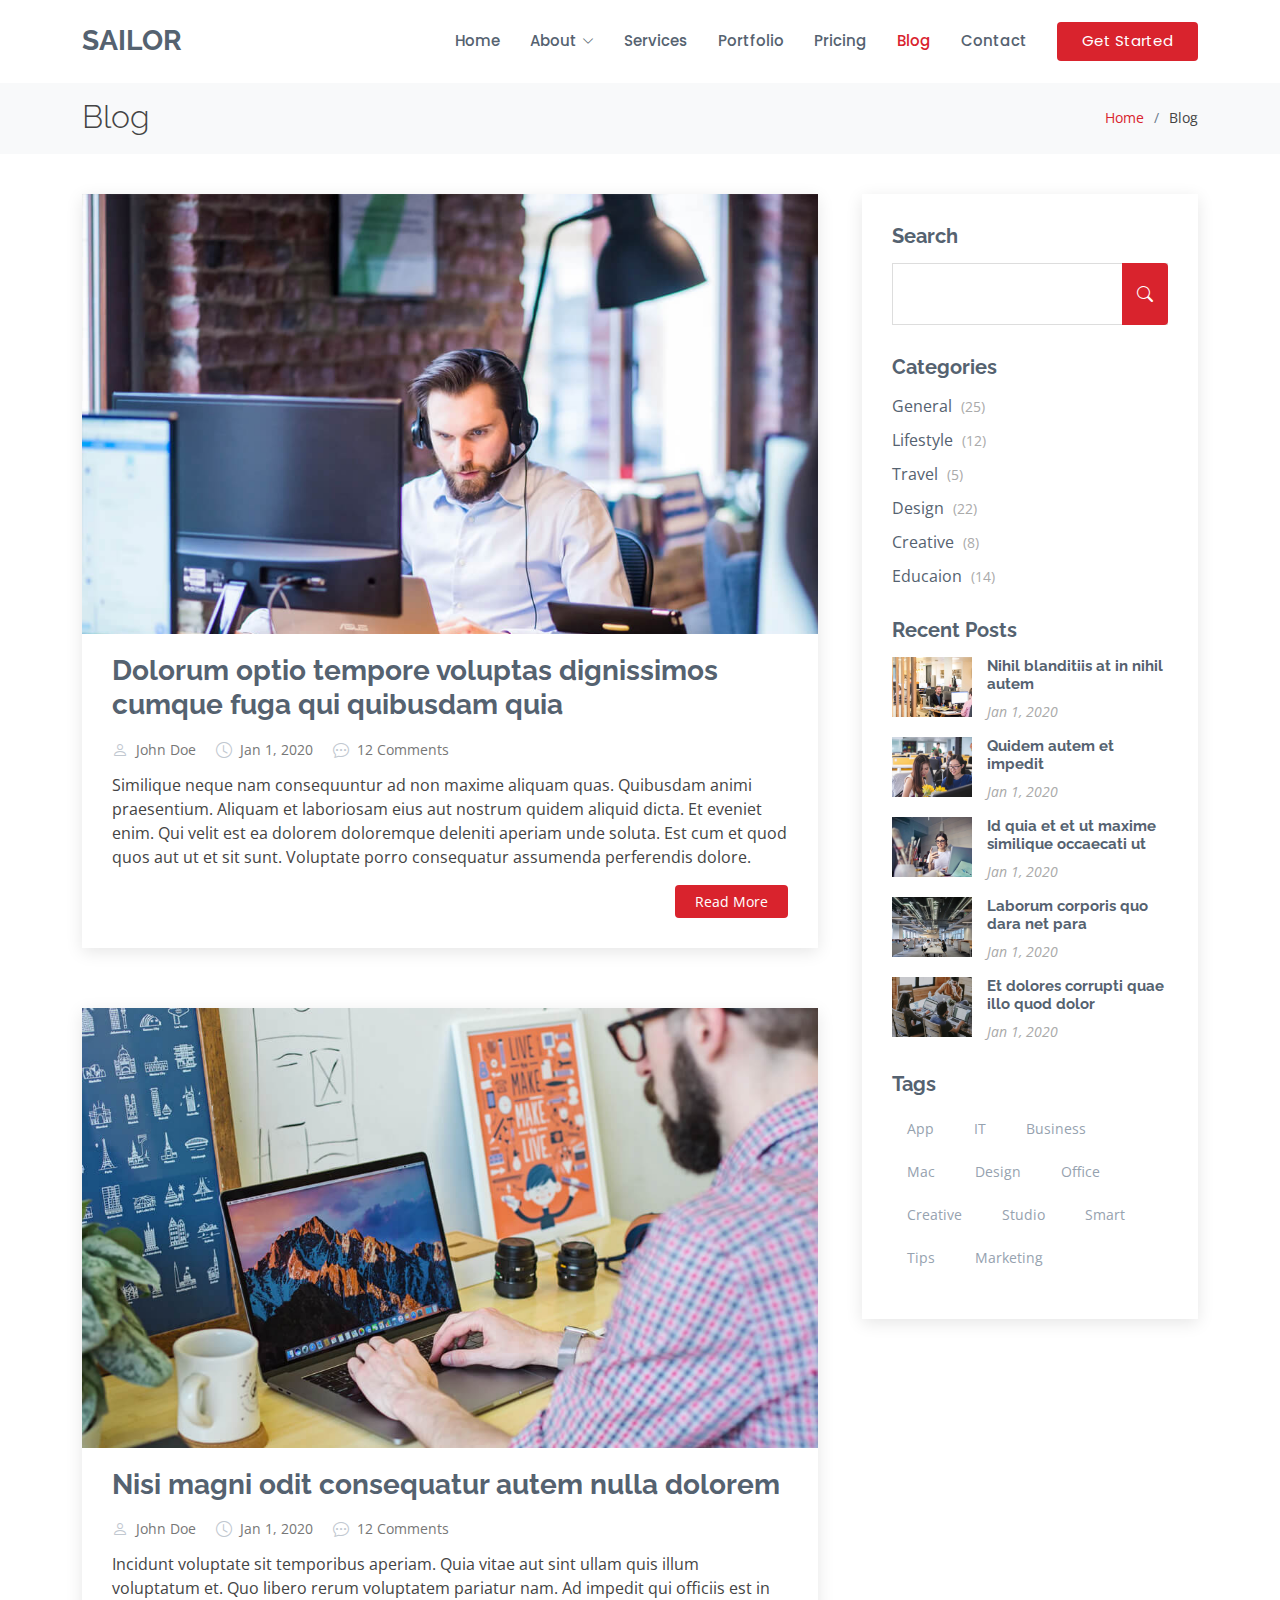
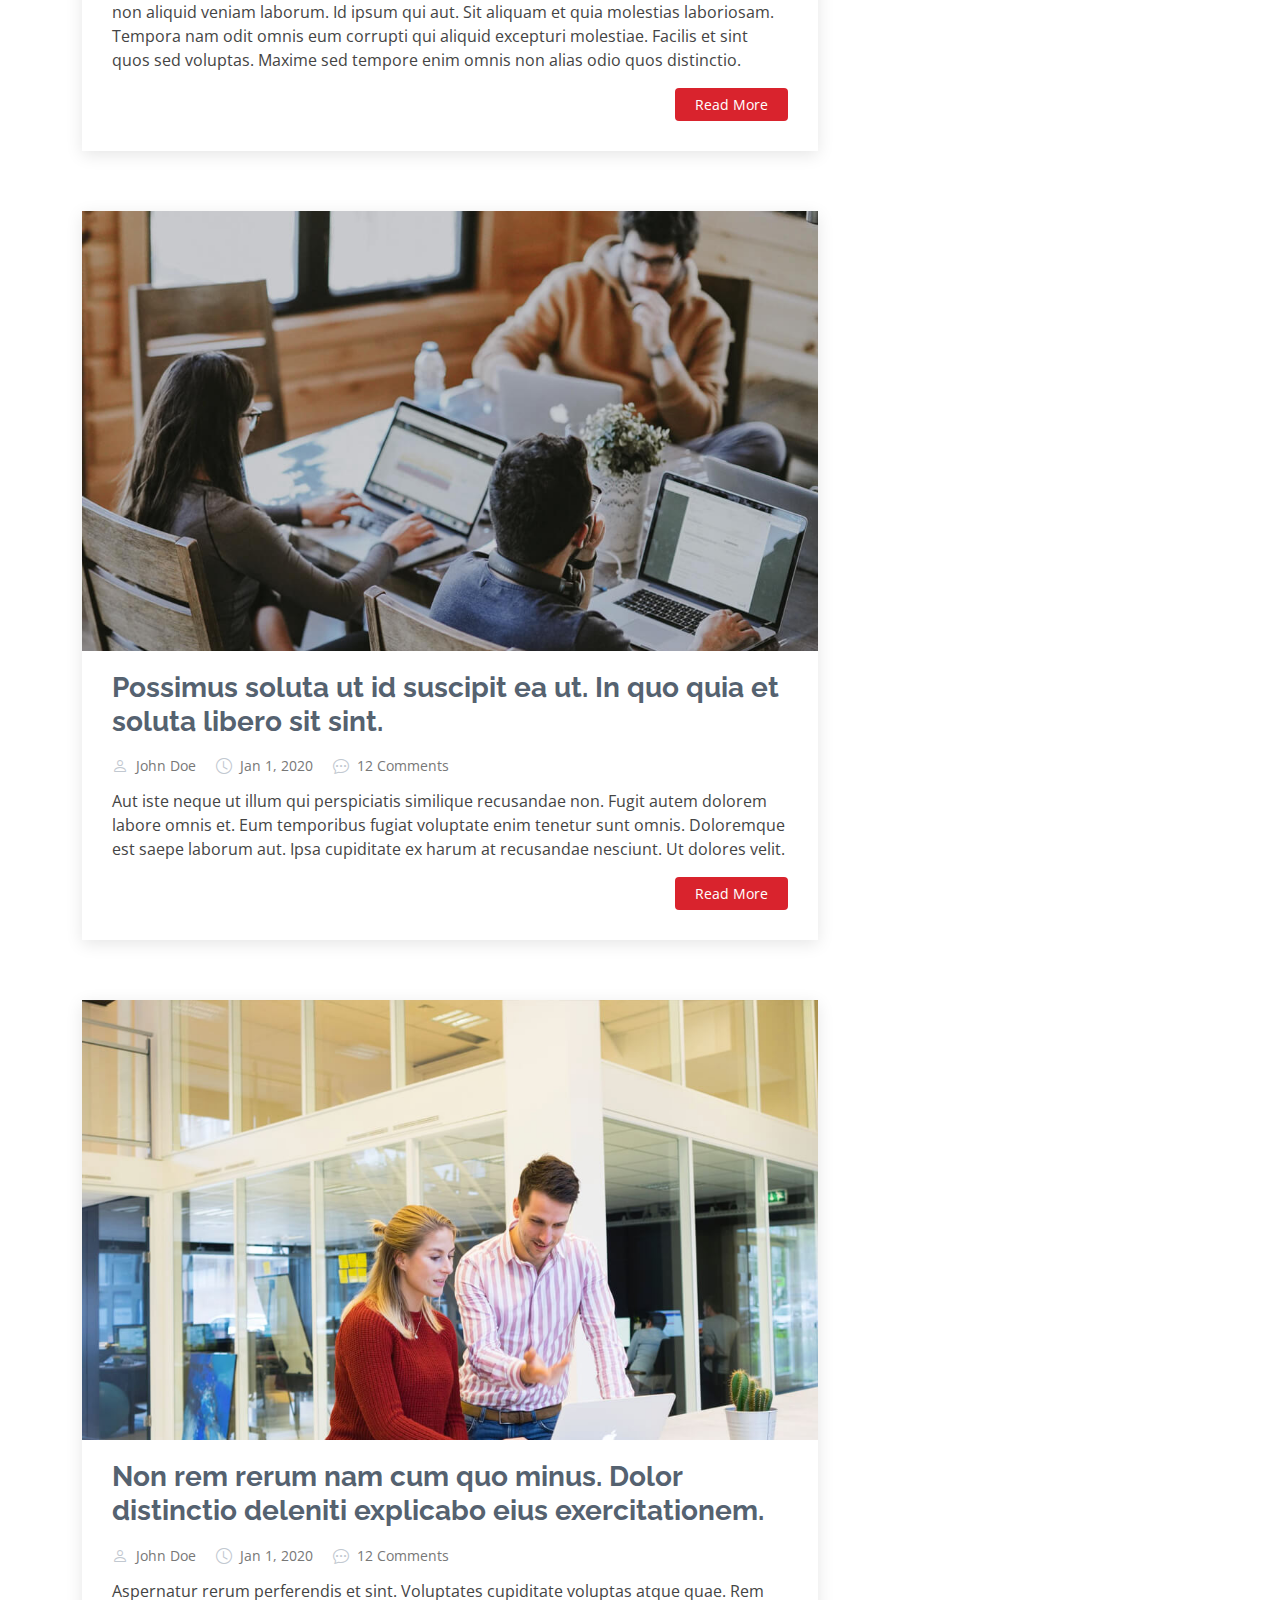
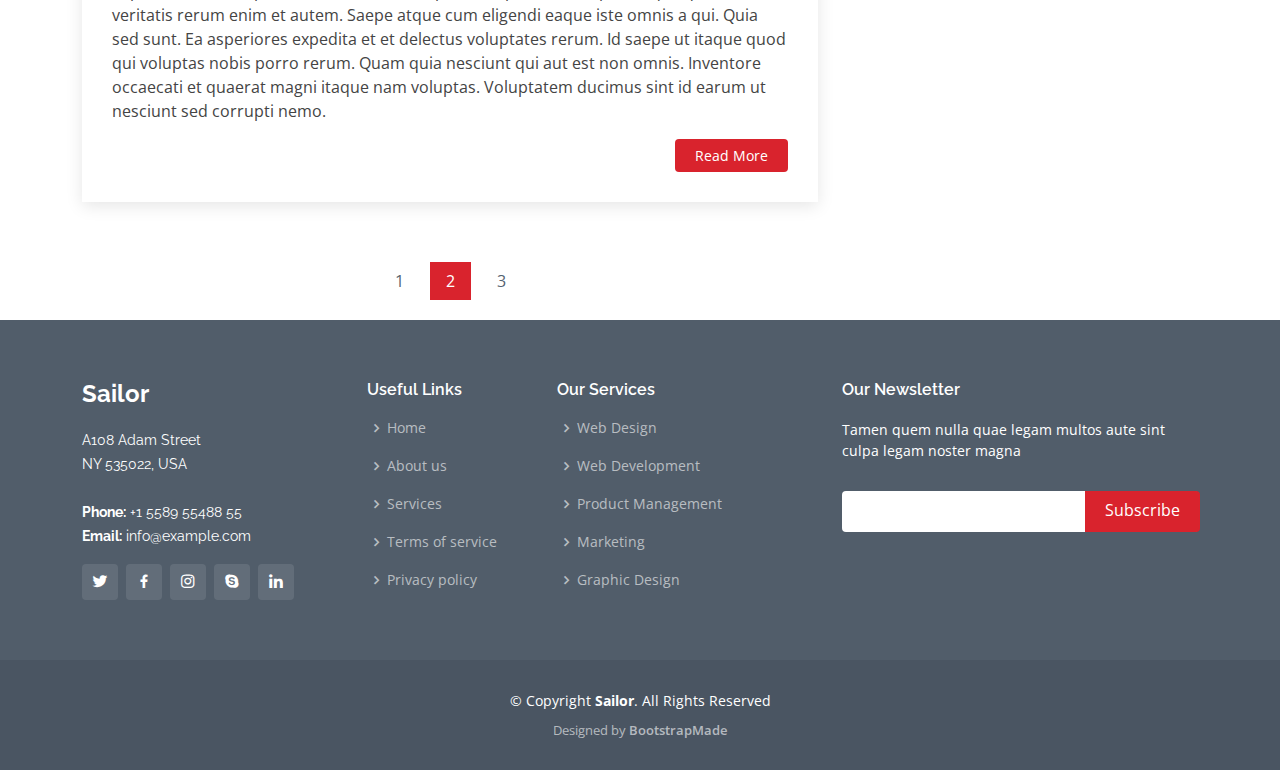
<file: blog.html>
<!DOCTYPE html>
<html lang="en">

<head>
  <meta charset="utf-8">
  <meta content="width=device-width, initial-scale=1.0" name="viewport">

  <title>Blog - Sailor Bootstrap Template</title>
  <meta content="" name="description">
  <meta content="" name="keywords">

  <!-- Favicons -->
  <link href="assets/img/favicon.png" rel="icon">
  <link href="assets/img/apple-touch-icon.png" rel="apple-touch-icon">

  <!-- Google Fonts -->
  <link href="https://fonts.googleapis.com/css?family=Open+Sans:300,300i,400,400i,600,600i,700,700i|Raleway:300,300i,400,400i,500,500i,600,600i,700,700i|Poppins:300,300i,400,400i,500,500i,600,600i,700,700i" rel="stylesheet">

  <!-- Vendor CSS Files -->
  <link href="assets/vendor/animate.css/animate.min.css" rel="stylesheet">
  <link href="assets/vendor/bootstrap/css/bootstrap.min.css" rel="stylesheet">
  <link href="assets/vendor/bootstrap-icons/bootstrap-icons.css" rel="stylesheet">
  <link href="assets/vendor/boxicons/css/boxicons.min.css" rel="stylesheet">
  <link href="assets/vendor/glightbox/css/glightbox.min.css" rel="stylesheet">
  <link href="assets/vendor/remixicon/remixicon.css" rel="stylesheet">
  <link href="assets/vendor/swiper/swiper-bundle.min.css" rel="stylesheet">

  <!-- Template Main CSS File -->
  <link href="assets/css/style.css" rel="stylesheet">

  <!-- =======================================================
  * Template Name: Sailor - v4.10.0
  * Template URL: https://bootstrapmade.com/sailor-free-bootstrap-theme/
  * Author: BootstrapMade.com
  * License: https://bootstrapmade.com/license/
  ======================================================== -->
</head>

<body>

  <!-- ======= Header ======= -->
  <header id="header" class="fixed-top d-flex align-items-center">
    <div class="container d-flex align-items-center">

      <h1 class="logo me-auto"><a href="index.html">Sailor</a></h1>
      <!-- Uncomment below if you prefer to use an image logo -->
      <!-- <a href="index.html" class="logo me-auto"><img src="assets/img/logo.png" alt="" class="img-fluid"></a>-->

      <nav id="navbar" class="navbar">
        <ul>
          <li><a href="index.html">Home</a></li>

          <li class="dropdown"><a href="#"><span>About</span> <i class="bi bi-chevron-down"></i></a>
            <ul>
              <li><a href="about.html">About</a></li>
              <li><a href="team.html">Team</a></li>
              <li><a href="testimonials.html">Testimonials</a></li>

              <li class="dropdown"><a href="#"><span>Deep Drop Down</span> <i class="bi bi-chevron-right"></i></a>
                <ul>
                  <li><a href="#">Deep Drop Down 1</a></li>
                  <li><a href="#">Deep Drop Down 2</a></li>
                  <li><a href="#">Deep Drop Down 3</a></li>
                  <li><a href="#">Deep Drop Down 4</a></li>
                  <li><a href="#">Deep Drop Down 5</a></li>
                </ul>
              </li>
            </ul>
          </li>
          <li><a href="services.html">Services</a></li>
          <li><a href="portfolio.html">Portfolio</a></li>
          <li><a href="pricing.html">Pricing</a></li>
          <li><a href="blog.html" class="active">Blog</a></li>

          <li><a href="contact.html">Contact</a></li>
          <li><a href="index.html" class="getstarted">Get Started</a></li>
        </ul>
        <i class="bi bi-list mobile-nav-toggle"></i>
      </nav><!-- .navbar -->

    </div>
  </header><!-- End Header -->

  <main id="main">

    <!-- ======= Breadcrumbs ======= -->
    <section id="breadcrumbs" class="breadcrumbs">
      <div class="container">

        <div class="d-flex justify-content-between align-items-center">
          <h2>Blog</h2>
          <ol>
            <li><a href="index.html">Home</a></li>
            <li>Blog</li>
          </ol>
        </div>

      </div>
    </section><!-- End Breadcrumbs -->

    <!-- ======= Blog Section ======= -->
    <section id="blog" class="blog">
      <div class="container" data-aos="fade-up">

        <div class="row">

          <div class="col-lg-8 entries">

            <article class="entry">

              <div class="entry-img">
                <img src="assets/img/blog/blog-1.jpg" alt="" class="img-fluid">
              </div>

              <h2 class="entry-title">
                <a href="blog-single.html">Dolorum optio tempore voluptas dignissimos cumque fuga qui quibusdam quia</a>
              </h2>

              <div class="entry-meta">
                <ul>
                  <li class="d-flex align-items-center"><i class="bi bi-person"></i> <a href="blog-single.html">John Doe</a></li>
                  <li class="d-flex align-items-center"><i class="bi bi-clock"></i> <a href="blog-single.html"><time datetime="2020-01-01">Jan 1, 2020</time></a></li>
                  <li class="d-flex align-items-center"><i class="bi bi-chat-dots"></i> <a href="blog-single.html">12 Comments</a></li>
                </ul>
              </div>

              <div class="entry-content">
                <p>
                  Similique neque nam consequuntur ad non maxime aliquam quas. Quibusdam animi praesentium. Aliquam et laboriosam eius aut nostrum quidem aliquid dicta.
                  Et eveniet enim. Qui velit est ea dolorem doloremque deleniti aperiam unde soluta. Est cum et quod quos aut ut et sit sunt. Voluptate porro consequatur assumenda perferendis dolore.
                </p>
                <div class="read-more">
                  <a href="blog-single.html">Read More</a>
                </div>
              </div>

            </article><!-- End blog entry -->

            <article class="entry">

              <div class="entry-img">
                <img src="assets/img/blog/blog-2.jpg" alt="" class="img-fluid">
              </div>

              <h2 class="entry-title">
                <a href="blog-single.html">Nisi magni odit consequatur autem nulla dolorem</a>
              </h2>

              <div class="entry-meta">
                <ul>
                  <li class="d-flex align-items-center"><i class="bi bi-person"></i> <a href="blog-single.html">John Doe</a></li>
                  <li class="d-flex align-items-center"><i class="bi bi-clock"></i> <a href="blog-single.html"><time datetime="2020-01-01">Jan 1, 2020</time></a></li>
                  <li class="d-flex align-items-center"><i class="bi bi-chat-dots"></i> <a href="blog-single.html">12 Comments</a></li>
                </ul>
              </div>

              <div class="entry-content">
                <p>
                  Incidunt voluptate sit temporibus aperiam. Quia vitae aut sint ullam quis illum voluptatum et. Quo libero rerum voluptatem pariatur nam.
                  Ad impedit qui officiis est in non aliquid veniam laborum. Id ipsum qui aut. Sit aliquam et quia molestias laboriosam. Tempora nam odit omnis eum corrupti qui aliquid excepturi molestiae. Facilis et sint quos sed voluptas. Maxime sed tempore enim omnis non alias odio quos distinctio.
                </p>
                <div class="read-more">
                  <a href="blog-single.html">Read More</a>
                </div>
              </div>

            </article><!-- End blog entry -->

            <article class="entry">

              <div class="entry-img">
                <img src="assets/img/blog/blog-3.jpg" alt="" class="img-fluid">
              </div>

              <h2 class="entry-title">
                <a href="blog-single.html">Possimus soluta ut id suscipit ea ut. In quo quia et soluta libero sit sint.</a>
              </h2>

              <div class="entry-meta">
                <ul>
                  <li class="d-flex align-items-center"><i class="bi bi-person"></i> <a href="blog-single.html">John Doe</a></li>
                  <li class="d-flex align-items-center"><i class="bi bi-clock"></i> <a href="blog-single.html"><time datetime="2020-01-01">Jan 1, 2020</time></a></li>
                  <li class="d-flex align-items-center"><i class="bi bi-chat-dots"></i> <a href="blog-single.html">12 Comments</a></li>
                </ul>
              </div>

              <div class="entry-content">
                <p>
                  Aut iste neque ut illum qui perspiciatis similique recusandae non. Fugit autem dolorem labore omnis et. Eum temporibus fugiat voluptate enim tenetur sunt omnis.
                  Doloremque est saepe laborum aut. Ipsa cupiditate ex harum at recusandae nesciunt. Ut dolores velit.
                </p>
                <div class="read-more">
                  <a href="blog-single.html">Read More</a>
                </div>
              </div>

            </article><!-- End blog entry -->

            <article class="entry">

              <div class="entry-img">
                <img src="assets/img/blog/blog-4.jpg" alt="" class="img-fluid">
              </div>

              <h2 class="entry-title">
                <a href="blog-single.html">Non rem rerum nam cum quo minus. Dolor distinctio deleniti explicabo eius exercitationem.</a>
              </h2>

              <div class="entry-meta">
                <ul>
                  <li class="d-flex align-items-center"><i class="bi bi-person"></i> <a href="blog-single.html">John Doe</a></li>
                  <li class="d-flex align-items-center"><i class="bi bi-clock"></i> <a href="blog-single.html"><time datetime="2020-01-01">Jan 1, 2020</time></a></li>
                  <li class="d-flex align-items-center"><i class="bi bi-chat-dots"></i> <a href="blog-single.html">12 Comments</a></li>
                </ul>
              </div>

              <div class="entry-content">
                <p>
                  Aspernatur rerum perferendis et sint. Voluptates cupiditate voluptas atque quae. Rem veritatis rerum enim et autem. Saepe atque cum eligendi eaque iste omnis a qui.
                  Quia sed sunt. Ea asperiores expedita et et delectus voluptates rerum. Id saepe ut itaque quod qui voluptas nobis porro rerum. Quam quia nesciunt qui aut est non omnis. Inventore occaecati et quaerat magni itaque nam voluptas. Voluptatem ducimus sint id earum ut nesciunt sed corrupti nemo.
                </p>
                <div class="read-more">
                  <a href="blog-single.html">Read More</a>
                </div>
              </div>

            </article><!-- End blog entry -->

            <div class="blog-pagination">
              <ul class="justify-content-center">
                <li><a href="#">1</a></li>
                <li class="active"><a href="#">2</a></li>
                <li><a href="#">3</a></li>
              </ul>
            </div>

          </div><!-- End blog entries list -->

          <div class="col-lg-4">

            <div class="sidebar">

              <h3 class="sidebar-title">Search</h3>
              <div class="sidebar-item search-form">
                <form action="">
                  <input type="text">
                  <button type="submit"><i class="bi bi-search"></i></button>
                </form>
              </div><!-- End sidebar search formn-->

              <h3 class="sidebar-title">Categories</h3>
              <div class="sidebar-item categories">
                <ul>
                  <li><a href="#">General <span>(25)</span></a></li>
                  <li><a href="#">Lifestyle <span>(12)</span></a></li>
                  <li><a href="#">Travel <span>(5)</span></a></li>
                  <li><a href="#">Design <span>(22)</span></a></li>
                  <li><a href="#">Creative <span>(8)</span></a></li>
                  <li><a href="#">Educaion <span>(14)</span></a></li>
                </ul>
              </div><!-- End sidebar categories-->

              <h3 class="sidebar-title">Recent Posts</h3>
              <div class="sidebar-item recent-posts">
                <div class="post-item clearfix">
                  <img src="assets/img/blog/blog-recent-1.jpg" alt="">
                  <h4><a href="blog-single.html">Nihil blanditiis at in nihil autem</a></h4>
                  <time datetime="2020-01-01">Jan 1, 2020</time>
                </div>

                <div class="post-item clearfix">
                  <img src="assets/img/blog/blog-recent-2.jpg" alt="">
                  <h4><a href="blog-single.html">Quidem autem et impedit</a></h4>
                  <time datetime="2020-01-01">Jan 1, 2020</time>
                </div>

                <div class="post-item clearfix">
                  <img src="assets/img/blog/blog-recent-3.jpg" alt="">
                  <h4><a href="blog-single.html">Id quia et et ut maxime similique occaecati ut</a></h4>
                  <time datetime="2020-01-01">Jan 1, 2020</time>
                </div>

                <div class="post-item clearfix">
                  <img src="assets/img/blog/blog-recent-4.jpg" alt="">
                  <h4><a href="blog-single.html">Laborum corporis quo dara net para</a></h4>
                  <time datetime="2020-01-01">Jan 1, 2020</time>
                </div>

                <div class="post-item clearfix">
                  <img src="assets/img/blog/blog-recent-5.jpg" alt="">
                  <h4><a href="blog-single.html">Et dolores corrupti quae illo quod dolor</a></h4>
                  <time datetime="2020-01-01">Jan 1, 2020</time>
                </div>

              </div><!-- End sidebar recent posts-->

              <h3 class="sidebar-title">Tags</h3>
              <div class="sidebar-item tags">
                <ul>
                  <li><a href="#">App</a></li>
                  <li><a href="#">IT</a></li>
                  <li><a href="#">Business</a></li>
                  <li><a href="#">Mac</a></li>
                  <li><a href="#">Design</a></li>
                  <li><a href="#">Office</a></li>
                  <li><a href="#">Creative</a></li>
                  <li><a href="#">Studio</a></li>
                  <li><a href="#">Smart</a></li>
                  <li><a href="#">Tips</a></li>
                  <li><a href="#">Marketing</a></li>
                </ul>
              </div><!-- End sidebar tags-->

            </div><!-- End sidebar -->

          </div><!-- End blog sidebar -->

        </div>

      </div>
    </section><!-- End Blog Section -->

  </main><!-- End #main -->

  <!-- ======= Footer ======= -->
  <footer id="footer">
    <div class="footer-top">
      <div class="container">
        <div class="row">

          <div class="col-lg-3 col-md-6">
            <div class="footer-info">
              <h3>Sailor</h3>
              <p>
                A108 Adam Street <br>
                NY 535022, USA<br><br>
                <strong>Phone:</strong> +1 5589 55488 55<br>
                <strong>Email:</strong> info@example.com<br>
              </p>
              <div class="social-links mt-3">
                <a href="#" class="twitter"><i class="bx bxl-twitter"></i></a>
                <a href="#" class="facebook"><i class="bx bxl-facebook"></i></a>
                <a href="#" class="instagram"><i class="bx bxl-instagram"></i></a>
                <a href="#" class="google-plus"><i class="bx bxl-skype"></i></a>
                <a href="#" class="linkedin"><i class="bx bxl-linkedin"></i></a>
              </div>
            </div>
          </div>

          <div class="col-lg-2 col-md-6 footer-links">
            <h4>Useful Links</h4>
            <ul>
              <li><i class="bx bx-chevron-right"></i> <a href="#">Home</a></li>
              <li><i class="bx bx-chevron-right"></i> <a href="#">About us</a></li>
              <li><i class="bx bx-chevron-right"></i> <a href="#">Services</a></li>
              <li><i class="bx bx-chevron-right"></i> <a href="#">Terms of service</a></li>
              <li><i class="bx bx-chevron-right"></i> <a href="#">Privacy policy</a></li>
            </ul>
          </div>

          <div class="col-lg-3 col-md-6 footer-links">
            <h4>Our Services</h4>
            <ul>
              <li><i class="bx bx-chevron-right"></i> <a href="#">Web Design</a></li>
              <li><i class="bx bx-chevron-right"></i> <a href="#">Web Development</a></li>
              <li><i class="bx bx-chevron-right"></i> <a href="#">Product Management</a></li>
              <li><i class="bx bx-chevron-right"></i> <a href="#">Marketing</a></li>
              <li><i class="bx bx-chevron-right"></i> <a href="#">Graphic Design</a></li>
            </ul>
          </div>

          <div class="col-lg-4 col-md-6 footer-newsletter">
            <h4>Our Newsletter</h4>
            <p>Tamen quem nulla quae legam multos aute sint culpa legam noster magna</p>
            <form action="" method="post">
              <input type="email" name="email"><input type="submit" value="Subscribe">
            </form>

          </div>

        </div>
      </div>
    </div>

    <div class="container">
      <div class="copyright">
        &copy; Copyright <strong><span>Sailor</span></strong>. All Rights Reserved
      </div>
      <div class="credits">
        <!-- All the links in the footer should remain intact. -->
        <!-- You can delete the links only if you purchased the pro version. -->
        <!-- Licensing information: https://bootstrapmade.com/license/ -->
        <!-- Purchase the pro version with working PHP/AJAX contact form: https://bootstrapmade.com/sailor-free-bootstrap-theme/ -->
        Designed by <a href="https://bootstrapmade.com/">BootstrapMade</a>
      </div>
    </div>
  </footer><!-- End Footer -->

  <a href="#" class="back-to-top d-flex align-items-center justify-content-center"><i class="bi bi-arrow-up-short"></i></a>

  <!-- Vendor JS Files -->
  <script src="assets/vendor/bootstrap/js/bootstrap.bundle.min.js"></script>
  <script src="assets/vendor/glightbox/js/glightbox.min.js"></script>
  <script src="assets/vendor/isotope-layout/isotope.pkgd.min.js"></script>
  <script src="assets/vendor/swiper/swiper-bundle.min.js"></script>
  <script src="assets/vendor/waypoints/noframework.waypoints.js"></script>
  <script src="assets/vendor/php-email-form/validate.js"></script>

  <!-- Template Main JS File -->
  <script src="assets/js/main.js"></script>

</body>

</html>
</file>
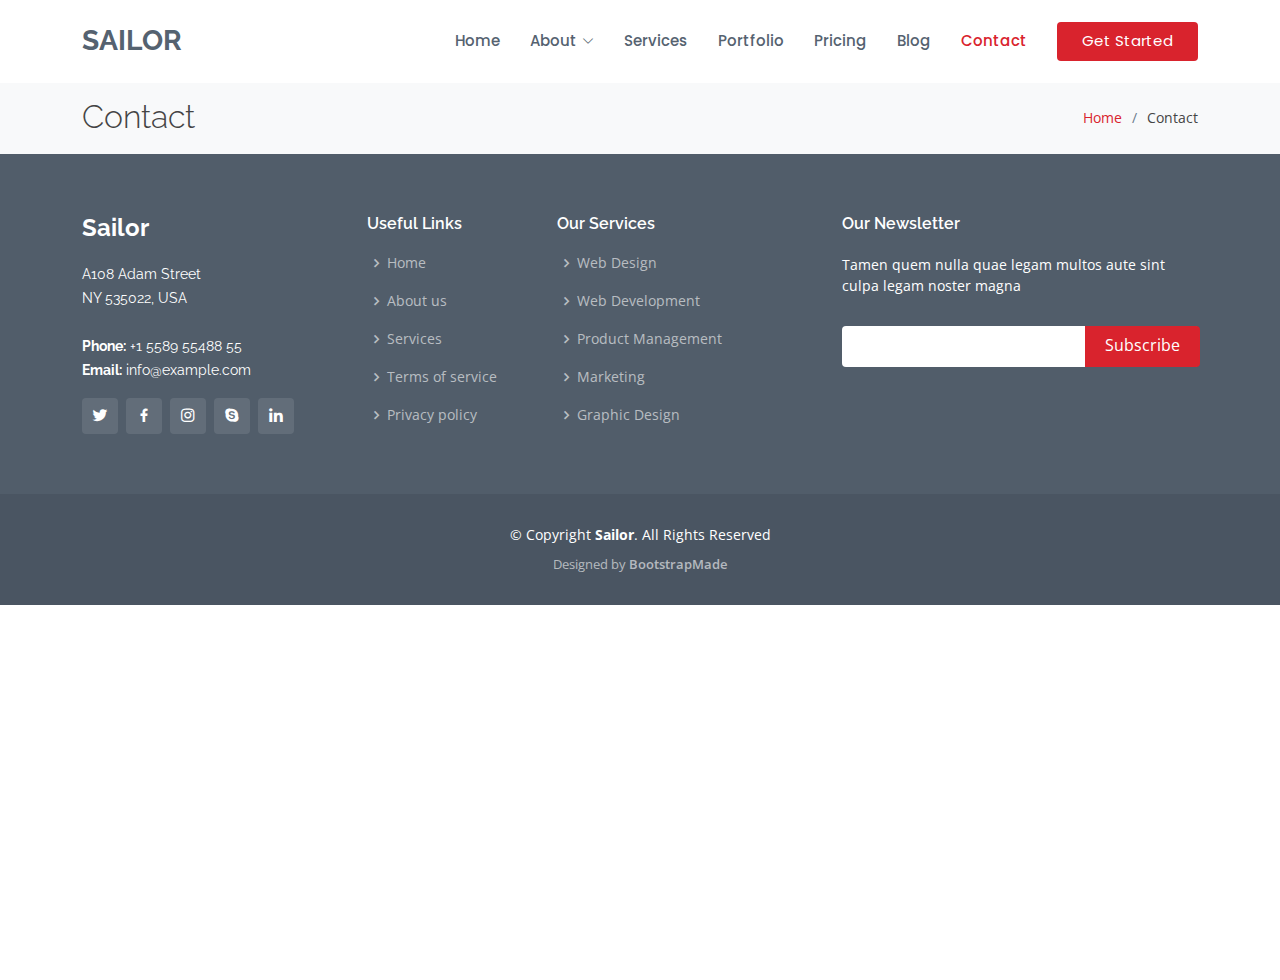
<file: contact.html>
<!DOCTYPE html>
<html lang="en">

<head>
  <meta charset="utf-8">
  <meta content="width=device-width, initial-scale=1.0" name="viewport">

  <title>Contact - Sailor Bootstrap Template</title>
  <meta content="" name="description">
  <meta content="" name="keywords">

  <!-- Favicons -->
  <link href="assets/img/favicon.png" rel="icon">
  <link href="assets/img/apple-touch-icon.png" rel="apple-touch-icon">

  <!-- Google Fonts -->
  <link href="https://fonts.googleapis.com/css?family=Open+Sans:300,300i,400,400i,600,600i,700,700i|Raleway:300,300i,400,400i,500,500i,600,600i,700,700i|Poppins:300,300i,400,400i,500,500i,600,600i,700,700i" rel="stylesheet">

  <!-- Vendor CSS Files -->
  <link href="assets/vendor/animate.css/animate.min.css" rel="stylesheet">
  <link href="assets/vendor/bootstrap/css/bootstrap.min.css" rel="stylesheet">
  <link href="assets/vendor/bootstrap-icons/bootstrap-icons.css" rel="stylesheet">
  <link href="assets/vendor/boxicons/css/boxicons.min.css" rel="stylesheet">
  <link href="assets/vendor/glightbox/css/glightbox.min.css" rel="stylesheet">
  <link href="assets/vendor/remixicon/remixicon.css" rel="stylesheet">
  <link href="assets/vendor/swiper/swiper-bundle.min.css" rel="stylesheet">

  <!-- Template Main CSS File -->
  <link href="assets/css/style.css" rel="stylesheet">

  <!-- =======================================================
  * Template Name: Sailor - v4.10.0
  * Template URL: https://bootstrapmade.com/sailor-free-bootstrap-theme/
  * Author: BootstrapMade.com
  * License: https://bootstrapmade.com/license/
  ======================================================== -->
</head>

<body>

  <!-- ======= Header ======= -->
  <header id="header" class="fixed-top d-flex align-items-center">
    <div class="container d-flex align-items-center">

      <h1 class="logo me-auto"><a href="index.html">Sailor</a></h1>
      <!-- Uncomment below if you prefer to use an image logo -->
      <!-- <a href="index.html" class="logo me-auto"><img src="assets/img/logo.png" alt="" class="img-fluid"></a>-->

      <nav id="navbar" class="navbar">
        <ul>
          <li><a href="index.html">Home</a></li>

          <li class="dropdown"><a href="#"><span>About</span> <i class="bi bi-chevron-down"></i></a>
            <ul>
              <li><a href="about.html">About</a></li>
              <li><a href="team.html">Team</a></li>
              <li><a href="testimonials.html">Testimonials</a></li>

              <li class="dropdown"><a href="#"><span>Deep Drop Down</span> <i class="bi bi-chevron-right"></i></a>
                <ul>
                  <li><a href="#">Deep Drop Down 1</a></li>
                  <li><a href="#">Deep Drop Down 2</a></li>
                  <li><a href="#">Deep Drop Down 3</a></li>
                  <li><a href="#">Deep Drop Down 4</a></li>
                  <li><a href="#">Deep Drop Down 5</a></li>
                </ul>
              </li>
            </ul>
          </li>
          <li><a href="services.html">Services</a></li>
          <li><a href="portfolio.html">Portfolio</a></li>
          <li><a href="pricing.html">Pricing</a></li>
          <li><a href="blog.html">Blog</a></li>

          <li><a href="contact.html" class="active">Contact</a></li>
          <li><a href="index.html" class="getstarted">Get Started</a></li>
        </ul>
        <i class="bi bi-list mobile-nav-toggle"></i>
      </nav><!-- .navbar -->

    </div>
  </header><!-- End Header -->

  <main id="main">

    <!-- ======= Breadcrumbs ======= -->
    <section id="breadcrumbs" class="breadcrumbs">
      <div class="container">

        <div class="d-flex justify-content-between align-items-center">
          <h2>Contact</h2>
          <ol>
            <li><a href="index.html">Home</a></li>
            <li>Contact</li>
          </ol>
        </div>

      </div>
    </section><!-- End Breadcrumbs -->

    <!-- ======= Contact Section ======= -->
 

  </main><!-- End #main -->

  <!-- ======= Footer ======= -->
  <footer id="footer">
    <div class="footer-top">
      <div class="container">
        <div class="row">

          <div class="col-lg-3 col-md-6">
            <div class="footer-info">
              <h3>Sailor</h3>
              <p>
                A108 Adam Street <br>
                NY 535022, USA<br><br>
                <strong>Phone:</strong> +1 5589 55488 55<br>
                <strong>Email:</strong> info@example.com<br>
              </p>
              <div class="social-links mt-3">
                <a href="#" class="twitter"><i class="bx bxl-twitter"></i></a>
                <a href="#" class="facebook"><i class="bx bxl-facebook"></i></a>
                <a href="#" class="instagram"><i class="bx bxl-instagram"></i></a>
                <a href="#" class="google-plus"><i class="bx bxl-skype"></i></a>
                <a href="#" class="linkedin"><i class="bx bxl-linkedin"></i></a>
              </div>
            </div>
          </div>

          <div class="col-lg-2 col-md-6 footer-links">
            <h4>Useful Links</h4>
            <ul>
              <li><i class="bx bx-chevron-right"></i> <a href="#">Home</a></li>
              <li><i class="bx bx-chevron-right"></i> <a href="#">About us</a></li>
              <li><i class="bx bx-chevron-right"></i> <a href="#">Services</a></li>
              <li><i class="bx bx-chevron-right"></i> <a href="#">Terms of service</a></li>
              <li><i class="bx bx-chevron-right"></i> <a href="#">Privacy policy</a></li>
            </ul>
          </div>

          <div class="col-lg-3 col-md-6 footer-links">
            <h4>Our Services</h4>
            <ul>
              <li><i class="bx bx-chevron-right"></i> <a href="#">Web Design</a></li>
              <li><i class="bx bx-chevron-right"></i> <a href="#">Web Development</a></li>
              <li><i class="bx bx-chevron-right"></i> <a href="#">Product Management</a></li>
              <li><i class="bx bx-chevron-right"></i> <a href="#">Marketing</a></li>
              <li><i class="bx bx-chevron-right"></i> <a href="#">Graphic Design</a></li>
            </ul>
          </div>

          <div class="col-lg-4 col-md-6 footer-newsletter">
            <h4>Our Newsletter</h4>
            <p>Tamen quem nulla quae legam multos aute sint culpa legam noster magna</p>
            <form action="" method="post">
              <input type="email" name="email"><input type="submit" value="Subscribe">
            </form>

          </div>

        </div>
      </div>
    </div>

    <div class="container">
      <div class="copyright">
        &copy; Copyright <strong><span>Sailor</span></strong>. All Rights Reserved
      </div>
      <div class="credits">
        <!-- All the links in the footer should remain intact. -->
        <!-- You can delete the links only if you purchased the pro version. -->
        <!-- Licensing information: https://bootstrapmade.com/license/ -->
        <!-- Purchase the pro version with working PHP/AJAX contact form: https://bootstrapmade.com/sailor-free-bootstrap-theme/ -->
        Designed by <a href="https://bootstrapmade.com/">BootstrapMade</a>
      </div>
    </div>
  </footer><!-- End Footer -->

  <a href="#" class="back-to-top d-flex align-items-center justify-content-center"><i class="bi bi-arrow-up-short"></i></a>

  <!-- Vendor JS Files -->
  <script src="assets/vendor/bootstrap/js/bootstrap.bundle.min.js"></script>
  <script src="assets/vendor/glightbox/js/glightbox.min.js"></script>
  <script src="assets/vendor/isotope-layout/isotope.pkgd.min.js"></script>
  <script src="assets/vendor/swiper/swiper-bundle.min.js"></script>
  <script src="assets/vendor/waypoints/noframework.waypoints.js"></script>
  <script src="assets/vendor/php-email-form/validate.js"></script>

  <!-- Template Main JS File -->
  <script src="assets/js/main.js"></script>

</body>

</html>
</file>
<file: assets/css/style.css>
/**
* Template Name: Sailor - v4.10.0
* Template URL: https://bootstrapmade.com/sailor-free-bootstrap-theme/
* Author: BootstrapMade.com
* License: https://bootstrapmade.com/license/
*/

/*--------------------------------------------------------------
# General
--------------------------------------------------------------*/
body {
  font-family: "Open Sans", sans-serif;
  color: #444444;
}

a {
  text-decoration: none;
  color: #d9232d;
}

a:hover {
  color: #e24d55;
  text-decoration: none;
}

h1,
h2,
h3,
h4,
h5,
h6 {
  font-family: "Raleway", sans-serif;
}

/*--------------------------------------------------------------
# Back to top button
--------------------------------------------------------------*/
.back-to-top {
  position: fixed;
  visibility: hidden;
  opacity: 0;
  right: 15px;
  bottom: 15px;
  z-index: 996;
  background: #d9232d;
  width: 40px;
  height: 40px;
  border-radius: 4px;
  transition: all 0.4s;
}

.back-to-top i {
  font-size: 28px;
  color: #fff;
  line-height: 0;
}

.back-to-top:hover {
  background: #e1444d;
  color: #fff;
}

.back-to-top.active {
  visibility: visible;
  opacity: 1;
}

/*--------------------------------------------------------------
# Header
--------------------------------------------------------------*/
#header {
  background: white;
  transition: all 0.5s;
  z-index: 997;
  padding: 20px 0;
}

#header.header-scrolled {
  box-shadow: 0px 2px 15px rgba(0, 0, 0, 0.1);
  padding: 12px 0;
}

#header.header-inner-pages {
  box-shadow: 0px 2px 15px rgba(0, 0, 0, 0.1);
}

#header .logo {
  font-size: 28px;
  margin: 0;
  padding: 0;
  line-height: 1;
  font-weight: 700;
  text-transform: uppercase;
}

#header .logo a {
  color: #556270;
}

#header .logo img {
  max-height: 40px;
}

/*--------------------------------------------------------------
# Navigation Menu
--------------------------------------------------------------*/
/**
* Desktop Navigation 
*/
.navbar {
  padding: 0;
}

.navbar ul {
  margin: 0;
  padding: 0;
  display: flex;
  list-style: none;
  align-items: center;
}

.navbar li {
  position: relative;
}

.navbar a,
.navbar a:focus {
  display: flex;
  align-items: center;
  justify-content: space-between;
  padding: 10px 0 10px 30px;
  font-family: "Poppins", sans-serif;
  font-size: 15px;
  font-weight: 500;
  color: #556270;
  white-space: nowrap;
  transition: 0.3s;
}

.navbar a i,
.navbar a:focus i {
  font-size: 12px;
  line-height: 0;
  margin-left: 5px;
}

.navbar a:hover,
.navbar .active,
.navbar .active:focus,
.navbar li:hover>a {
  color: #d9232d;
}

.navbar .getstarted,
.navbar .getstarted:focus {
  background: #d9232d;
  padding: 8px 25px;
  margin-left: 30px;
  border-radius: 4px;
  font-weight: 400;
  color: #fff;
}

.navbar .getstarted:hover,
.navbar .getstarted:focus:hover {
  color: #fff;
  background: #e1444d;
}

.navbar .dropdown ul {
  display: block;
  position: absolute;
  left: 14px;
  top: calc(100% + 30px);
  margin: 0;
  padding: 10px 0;
  z-index: 99;
  opacity: 0;
  visibility: hidden;
  background: #fff;
  box-shadow: 0px 0px 30px rgba(127, 137, 161, 0.25);
  transition: 0.3s;
}

.navbar .dropdown ul li {
  min-width: 200px;
}

.navbar .dropdown ul a {
  padding: 10px 20px;
  font-size: 15px;
  text-transform: none;
  font-weight: 400;
}

.navbar .dropdown ul a i {
  font-size: 12px;
}

.navbar .dropdown ul a:hover,
.navbar .dropdown ul .active:hover,
.navbar .dropdown ul li:hover>a {
  color: #d9232d;
}

.navbar .dropdown:hover>ul {
  opacity: 1;
  top: 100%;
  visibility: visible;
}

.navbar .dropdown .dropdown ul {
  top: 0;
  left: calc(100% - 30px);
  visibility: hidden;
}

.navbar .dropdown .dropdown:hover>ul {
  opacity: 1;
  top: 0;
  left: 100%;
  visibility: visible;
}

@media (max-width: 1366px) {
  .navbar .dropdown .dropdown ul {
    left: -90%;
  }

  .navbar .dropdown .dropdown:hover>ul {
    left: -100%;
  }
}

/**
* Mobile Navigation 
*/
.mobile-nav-toggle {
  color: #556270;
  font-size: 28px;
  cursor: pointer;
  display: none;
  line-height: 0;
  transition: 0.5s;
}

.mobile-nav-toggle.bi-x {
  color: #fff;
}

@media (max-width: 991px) {
  .mobile-nav-toggle {
    display: block;
  }

  .navbar ul {
    display: none;
  }
}

.navbar-mobile {
  position: fixed;
  overflow: hidden;
  top: 0;
  right: 0;
  left: 0;
  bottom: 0;
  background: rgba(63, 73, 83, 0.9);
  transition: 0.3s;
  z-index: 999;
}

.navbar-mobile .mobile-nav-toggle {
  position: absolute;
  top: 15px;
  right: 15px;
}

.navbar-mobile ul {
  display: block;
  position: absolute;
  top: 55px;
  right: 15px;
  bottom: 15px;
  left: 15px;
  padding: 10px 0;
  background-color: #fff;
  overflow-y: auto;
  transition: 0.3s;
}

.navbar-mobile a,
.navbar-mobile a:focus {
  padding: 10px 20px;
  font-size: 15px;
  color: #556270;
}

.navbar-mobile a:hover,
.navbar-mobile .active,
.navbar-mobile li:hover>a {
  color: #d9232d;
}

.navbar-mobile .getstarted,
.navbar-mobile .getstarted:focus {
  margin: 15px;
}

.navbar-mobile .dropdown ul {
  position: static;
  display: none;
  margin: 10px 20px;
  padding: 10px 0;
  z-index: 99;
  opacity: 1;
  visibility: visible;
  background: #fff;
  box-shadow: 0px 0px 30px rgba(127, 137, 161, 0.25);
}

.navbar-mobile .dropdown ul li {
  min-width: 200px;
}

.navbar-mobile .dropdown ul a {
  padding: 10px 20px;
}

.navbar-mobile .dropdown ul a i {
  font-size: 12px;
}

.navbar-mobile .dropdown ul a:hover,
.navbar-mobile .dropdown ul .active:hover,
.navbar-mobile .dropdown ul li:hover>a {
  color: #d9232d;
}

.navbar-mobile .dropdown>.dropdown-active {
  display: block;
}

/*--------------------------------------------------------------
# Hero Section
--------------------------------------------------------------*/
#hero {
  width: 100%;
  height: 100vh;
  background-color: rgba(63, 73, 83, 0.8);
  overflow: hidden;
  position: relative;
}

#hero .carousel,
#hero .carousel-inner,
#hero .carousel-item,
#hero .carousel-item::before {
  position: absolute;
  top: 0;
  right: 0;
  left: 0;
  bottom: 0;
}

#hero .carousel-item {
  background-size: cover;
  background-position: center;
  background-repeat: no-repeat;
}

#hero .carousel-item::before {
  content: "";
  background-color: rgba(30, 35, 40, 0.6);
}

#hero .carousel-container {
  display: flex;
  justify-content: center;
  align-items: center;
  position: absolute;
  bottom: 0;
  top: 70px;
  left: 50px;
  right: 50px;
}

#hero .container {
  text-align: center;
}

#hero h2 {
  color: #fff;
  margin-bottom: 20px;
  font-size: 48px;
  font-weight: 700;
}

#hero p {
  -webkit-animation-delay: 0.4s;
  animation-delay: 0.4s;
  margin: 0 auto 30px auto;
  color: #fff;
}

#hero .carousel-inner .carousel-item {
  transition-property: opacity;
  background-position: center top;
}

#hero .carousel-inner .carousel-item,
#hero .carousel-inner .active.carousel-item-start,
#hero .carousel-inner .active.carousel-item-end {
  opacity: 0;
}

#hero .carousel-inner .active,
#hero .carousel-inner .carousel-item-next.carousel-item-start,
#hero .carousel-inner .carousel-item-prev.carousel-item-end {
  opacity: 1;
  transition: 0.5s;
}

#hero .carousel-inner .carousel-item-next,
#hero .carousel-inner .carousel-item-prev,
#hero .carousel-inner .active.carousel-item-start,
#hero .carousel-inner .active.carousel-item-end {
  left: 0;
  transform: translate3d(0, 0, 0);
}

#hero .carousel-control-next-icon,
#hero .carousel-control-prev-icon {
  background: none;
  font-size: 30px;
  line-height: 0;
  width: auto;
  height: auto;
  background: rgba(255, 255, 255, 0.2);
  border-radius: 50px;
  transition: 0.3s;
  color: rgba(255, 255, 255, 0.5);
  width: 54px;
  height: 54px;
  display: flex;
  align-items: center;
  justify-content: center;
}

#hero .carousel-control-next-icon:hover,
#hero .carousel-control-prev-icon:hover {
  background: rgba(255, 255, 255, 0.3);
  color: rgba(255, 255, 255, 0.8);
}

#hero .carousel-indicators li {
  cursor: pointer;
  background: #fff;
  overflow: hidden;
  border: 0;
  width: 12px;
  height: 12px;
  border-radius: 50px;
  opacity: 0.6;
  transition: 0.3s;
}

#hero .carousel-indicators li.active {
  opacity: 1;
  background: #d9232d;
}

#hero .btn-get-started {
  font-family: "Raleway", sans-serif;
  font-weight: 500;
  font-size: 14px;
  letter-spacing: 1px;
  display: inline-block;
  padding: 14px 32px;
  border-radius: 4px;
  transition: 0.5s;
  line-height: 1;
  color: #fff;
  -webkit-animation-delay: 0.8s;
  animation-delay: 0.8s;
  background: #d9232d;
}

#hero .btn-get-started:hover {
  background: #df3740;
}

@media (max-width: 992px) {
  #hero {
    height: 100vh;
  }

  #hero .carousel-container {
    top: 8px;
  }
}

@media (max-width: 768px) {
  #hero h2 {
    font-size: 28px;
  }
}

@media (min-width: 1024px) {

  #hero .carousel-control-prev,
  #hero .carousel-control-next {
    width: 5%;
  }
}

@media (max-height: 500px) {
  #hero {
    height: 120vh;
  }
}

/*--------------------------------------------------------------
# Sections General
--------------------------------------------------------------*/
section {
  padding: 60px 0;
  overflow: hidden;
}

.section-bg,
.services .icon-box {
  background-color: #f8f9fa;
}

.section-title {
  padding-bottom: 40px;
}

.section-title h2 {
  font-size: 14px;
  font-weight: 500;
  padding: 0;
  line-height: 1px;
  margin: 0 0 5px 0;
  letter-spacing: 2px;
  text-transform: uppercase;
  color: #aaaaaa;
  font-family: "Poppins", sans-serif;
}

.section-title h2::after {
  content: "";
  width: 120px;
  height: 1px;
  display: inline-block;
  background: #e6636a;
  margin: 4px 10px;
}

.section-title p {
  margin: 0;
  margin: 0;
  font-size: 36px;
  font-weight: 700;
  text-transform: uppercase;
  font-family: "Poppins", sans-serif;
  color: #556270;
}

/*--------------------------------------------------------------
# Breadcrumbs
--------------------------------------------------------------*/
.breadcrumbs {
  padding: 18px 0;
  background: #f8f9fa;
  min-height: 40px;
  margin-top: 80px;
}

.breadcrumbs h2 {
  font-size: 32px;
  font-weight: 300;
  margin: 0;
}

.breadcrumbs ol {
  display: flex;
  flex-wrap: wrap;
  list-style: none;
  padding: 0;
  margin: 0;
  font-size: 14px;
}

.breadcrumbs ol li+li {
  padding-left: 10px;
}

.breadcrumbs ol li+li::before {
  display: inline-block;
  padding-right: 10px;
  color: #6b7b8d;
  content: "/";
}

@media (max-width: 992px) {
  .breadcrumbs {
    margin-top: 58px;
  }

  .breadcrumbs .d-flex {
    display: block !important;
  }

  .breadcrumbs h2 {
    margin-bottom: 10px;
  }

  .breadcrumbs ol {
    display: block;
  }

  .breadcrumbs ol li {
    display: inline-block;
  }
}

/*--------------------------------------------------------------
# About
--------------------------------------------------------------*/
.about .content h2 {
  font-weight: 700;
  font-size: 48px;
  line-height: 60px;
  margin-bottom: 20px;
  text-transform: uppercase;
}

.about .content h3 {
  font-weight: 500;
  line-height: 32px;
  font-size: 24px;
}

.about .content ul {
  list-style: none;
  padding: 0;
}

.about .content ul li {
  padding: 10px 0 0 28px;
  position: relative;
}

.about .content ul i {
  left: 0;
  top: 7px;
  position: absolute;
  font-size: 20px;
  color: #d9232d;
}

.about .content p:last-child {
  margin-bottom: 0;
}

/*--------------------------------------------------------------
# Clients
--------------------------------------------------------------*/
.clients {
  padding: 15px 0;
  text-align: center;
}

.clients img {
  max-width: 45%;
  transition: all 0.4s ease-in-out;
  display: inline-block;
  padding: 15px 0;
  filter: grayscale(100);
}

.clients img:hover {
  filter: none;
  transform: scale(1.15);
}

@media (max-width: 768px) {
  .clients img {
    max-width: 40%;
  }
}

/*--------------------------------------------------------------
# Services
--------------------------------------------------------------*/
.services .icon-box {
  margin-bottom: 20px;
  padding: 30px;
  border-radius: 6px;
}

.services .icon-box i {
  float: left;
  color: #d9232d;
  font-size: 40px;
}

.services .icon-box h4 {
  margin-left: 70px;
  font-weight: 700;
  margin-bottom: 15px;
  font-size: 18px;
}

.services .icon-box h4 a {
  color: #556270;
  transition: 0.3s;
}

.services .icon-box p {
  margin-left: 70px;
  line-height: 24px;
  font-size: 14px;
}

.services .icon-box:hover h4 a {
  color: #d9232d;
}

/*--------------------------------------------------------------
# Portfolio
--------------------------------------------------------------*/
.portfolio .portfolio-item {
  margin-bottom: 30px;
}

.portfolio #portfolio-flters {
  padding: 0;
  margin: 0 auto 20px auto;
  list-style: none;
  text-align: center;
}

.portfolio #portfolio-flters li {
  cursor: pointer;
  display: inline-block;
  padding: 8px 15px 10px 15px;
  font-size: 14px;
  font-weight: 600;
  line-height: 1;
  text-transform: uppercase;
  color: #444444;
  margin-bottom: 5px;
  transition: all 0.3s ease-in-out;
  border-radius: 3px;
}

.portfolio #portfolio-flters li:hover,
.portfolio #portfolio-flters li.filter-active {
  color: #fff;
  background: #d9232d;
}

.portfolio #portfolio-flters li:last-child {
  margin-right: 0;
}

.portfolio .portfolio-wrap {
  transition: 0.3s;
  position: relative;
  overflow: hidden;
  z-index: 1;
  background: rgba(85, 98, 112, 0.6);
}

.portfolio .portfolio-wrap::before {
  content: "";
  background: rgba(85, 98, 112, 0.6);
  position: absolute;
  left: 0;
  right: 0;
  top: 0;
  bottom: 0;
  transition: all ease-in-out 0.3s;
  z-index: 2;
  opacity: 0;
}

.portfolio .portfolio-wrap img {
  transition: all ease-in-out 0.3s;
}

.portfolio .portfolio-wrap .portfolio-info {
  opacity: 0;
  position: absolute;
  top: 0;
  left: 0;
  right: 0;
  bottom: 0;
  z-index: 3;
  transition: all ease-in-out 0.3s;
  display: flex;
  flex-direction: column;
  justify-content: flex-end;
  align-items: flex-start;
  padding: 20px;
}

.portfolio .portfolio-wrap .portfolio-info h4 {
  font-size: 20px;
  color: #fff;
  font-weight: 600;
}

.portfolio .portfolio-wrap .portfolio-info p {
  color: rgba(255, 255, 255, 0.7);
  font-size: 14px;
  text-transform: uppercase;
  padding: 0;
  margin: 0;
  font-style: italic;
}

.portfolio .portfolio-wrap .portfolio-links {
  text-align: center;
  z-index: 4;
}

.portfolio .portfolio-wrap .portfolio-links a {
  color: rgba(255, 255, 255, 0.6);
  margin: 0 5px 0 0;
  font-size: 28px;
  display: inline-block;
  transition: 0.3s;
}

.portfolio .portfolio-wrap .portfolio-links a:hover {
  color: white;
}

.portfolio .portfolio-wrap:hover::before {
  opacity: 1;
}

.portfolio .portfolio-wrap:hover img {
  transform: scale(1.2);
}

.portfolio .portfolio-wrap:hover .portfolio-info {
  opacity: 1;
}

/*--------------------------------------------------------------
# Portfolio Details
--------------------------------------------------------------*/
.portfolio-details {
  padding-top: 40px;
}

.portfolio-details .portfolio-details-slider img {
  width: 100%;
}

.portfolio-details .portfolio-details-slider .swiper-pagination {
  margin-top: 20px;
  position: relative;
}

.portfolio-details .portfolio-details-slider .swiper-pagination .swiper-pagination-bullet {
  width: 12px;
  height: 12px;
  background-color: #fff;
  opacity: 1;
  border: 1px solid #d9232d;
}

.portfolio-details .portfolio-details-slider .swiper-pagination .swiper-pagination-bullet-active {
  background-color: #d9232d;
}

.portfolio-details .portfolio-info {
  padding: 30px;
  box-shadow: 0px 0 30px rgba(85, 98, 112, 0.08);
}

.portfolio-details .portfolio-info h3 {
  font-size: 22px;
  font-weight: 700;
  margin-bottom: 20px;
  padding-bottom: 20px;
  border-bottom: 1px solid #eee;
}

.portfolio-details .portfolio-info ul {
  list-style: none;
  padding: 0;
  font-size: 15px;
}

.portfolio-details .portfolio-info ul li+li {
  margin-top: 10px;
}

.portfolio-details .portfolio-description {
  padding-top: 30px;
}

.portfolio-details .portfolio-description h2 {
  font-size: 26px;
  font-weight: 700;
  margin-bottom: 20px;
}

.portfolio-details .portfolio-description p {
  padding: 0;
}

/*--------------------------------------------------------------
# Our Team
--------------------------------------------------------------*/
.team .member {
  position: relative;
  box-shadow: 0px 2px 15px rgba(85, 98, 112, 0.08);
  padding: 30px;
  border-radius: 4px;
  background: white;
}

.team .member .pic {
  overflow: hidden;
  width: 140px;
  border-radius: 4px;
}

.team .member .pic img {
  transition: ease-in-out 0.3s;
}

.team .member:hover img {
  transform: scale(1.1);
}

.team .member .member-info {
  padding-left: 30px;
}

.team .member h4 {
  font-weight: 700;
  margin-bottom: 5px;
  font-size: 20px;
  color: #556270;
}

.team .member span {
  display: block;
  font-size: 15px;
  padding-bottom: 10px;
  position: relative;
  font-weight: 500;
}

.team .member span::after {
  content: "";
  position: absolute;
  display: block;
  width: 50px;
  height: 1px;
  background: #dee2e6;
  bottom: 0;
  left: 0;
}

.team .member p {
  margin: 10px 0 0 0;
  font-size: 14px;
}

.team .member .social {
  margin-top: 12px;
  display: flex;
  align-items: center;
  justify-content: flex-start;
}

.team .member .social a {
  transition: ease-in-out 0.3s;
  display: flex;
  align-items: center;
  justify-content: center;
  border-radius: 4px;
  width: 32px;
  height: 32px;
  background: #8795a4;
}

.team .member .social a i {
  color: #fff;
  font-size: 16px;
  margin: 0 2px;
}

.team .member .social a:hover {
  background: #d9232d;
}

.team .member .social a+a {
  margin-left: 8px;
}

/*--------------------------------------------------------------
# Our Skills
--------------------------------------------------------------*/
.skills .progress {
  height: 60px;
  display: block;
  background: none;
  border-radius: 0;
}

.skills .progress .skill {
  padding: 10px 0;
  margin: 0;
  text-transform: uppercase;
  display: block;
  font-weight: 600;
  font-family: "Poppins", sans-serif;
  color: #556270;
}

.skills .progress .skill .val {
  float: right;
  font-style: normal;
}

.skills .progress-bar-wrap {
  background: #edeff1;
}

.skills .progress-bar {
  width: 1px;
  height: 10px;
  transition: 0.9s;
  background-color: #6b7b8d;
}

/*--------------------------------------------------------------
# Features
--------------------------------------------------------------*/
.features {
  overflow: hidden;
}

.features .nav-tabs {
  border: 0;
}

.features .nav-link {
  border: 0;
  padding: 12px 15px 12px 0;
  transition: 0.3s;
  color: #556270;
  border-radius: 0;
  border-right: 2px solid white;
  font-weight: 600;
  font-size: 15px;
}

.features .nav-link:hover {
  color: #d9232d;
}

.features .nav-link.active {
  color: #d9232d;
  border-color: #d9232d;
}

.features .tab-pane.active {
  -webkit-animation: fadeIn 0.5s ease-out;
  animation: fadeIn 0.5s ease-out;
}

.features .details h3 {
  font-size: 26px;
  font-weight: 600;
  margin-bottom: 20px;
  color: #556270;
}

.features .details p {
  color: #777777;
}

.features .details p:last-child {
  margin-bottom: 0;
}

@media (max-width: 992px) {
  .features .nav-link {
    border: 0;
    padding: 15px;
  }

  .features .nav-link.active {
    color: #fff;
    background: #d9232d;
  }
}

/*--------------------------------------------------------------
# Pricing
--------------------------------------------------------------*/
.pricing .box {
  padding: 20px;
  background: #fff;
  text-align: center;
  box-shadow: 0px 0px 4px rgba(0, 0, 0, 0.12);
  border-radius: 5px;
  position: relative;
  overflow: hidden;
}

.pricing h3 {
  font-weight: 400;
  margin: -20px -20px 20px -20px;
  padding: 20px 15px;
  font-size: 16px;
  font-weight: 600;
  color: #777777;
  background: #f8f8f8;
}

.pricing h4 {
  font-size: 36px;
  color: #d9232d;
  font-weight: 600;
  font-family: "Poppins", sans-serif;
  margin-bottom: 20px;
}

.pricing h4 sup {
  font-size: 20px;
  top: -15px;
  left: -3px;
}

.pricing h4 span {
  color: #bababa;
  font-size: 16px;
  font-weight: 300;
}

.pricing ul {
  padding: 0;
  list-style: none;
  color: #444444;
  text-align: center;
  line-height: 20px;
  font-size: 14px;
}

.pricing ul li {
  padding-bottom: 16px;
}

.pricing ul i {
  color: #d9232d;
  font-size: 18px;
  padding-right: 4px;
}

.pricing ul .na {
  color: #ccc;
  text-decoration: line-through;
}

.pricing .btn-wrap {
  margin: 20px -20px -20px -20px;
  padding: 20px 15px;
  background: #f8f8f8;
  text-align: center;
}

.pricing .btn-buy {
  background: #d9232d;
  display: inline-block;
  padding: 8px 35px 9px 35px;
  border-radius: 4px;
  color: #fff;
  transition: none;
  font-size: 14px;
  font-weight: 400;
  font-family: "Raleway", sans-serif;
  font-weight: 600;
  transition: 0.3s;
}

.pricing .btn-buy:hover {
  background: #e1444d;
}

.pricing .featured h3 {
  color: #fff;
  background: #d9232d;
}

.pricing .advanced {
  width: 200px;
  position: absolute;
  top: 18px;
  right: -68px;
  transform: rotate(45deg);
  z-index: 1;
  font-size: 14px;
  padding: 1px 0 3px 0;
  background: #d9232d;
  color: #fff;
}

/*--------------------------------------------------------------
# Frequently Asked Questions
--------------------------------------------------------------*/
.faq .faq-item {
  margin: 20px 0;
  padding: 20px 0;
  border-bottom: 1px solid white;
}

.faq .faq-item i {
  color: #dee2e6;
  font-size: 20px;
  float: left;
  line-height: 0;
  padding: 13px 0 0 0;
  margin: 0;
}

.faq .faq-item h4 {
  font-size: 16px;
  line-height: 26px;
  font-weight: 500;
  margin: 0 0 10px 28px;
  font-family: "Poppins", sans-serif;
}

.faq .faq-item p {
  font-size: 15px;
}

/*--------------------------------------------------------------
# Testimonials
--------------------------------------------------------------*/
.testimonials .testimonials-carousel,
.testimonials .testimonials-slider {
  overflow: hidden;
}

.testimonials .testimonial-item {
  box-sizing: content-box;
  padding: 40px;
  box-shadow: 0px 2px 12px rgba(0, 0, 0, 0.08);
  position: relative;
  background: #fff;
}

.testimonials .testimonial-item .testimonial-img {
  width: 90px;
  border-radius: 50px;
  border: 6px solid #fff;
  float: left;
  margin: 0 10px 0 0;
}

.testimonials .testimonial-item h3 {
  font-size: 18px;
  font-weight: bold;
  margin: 10px 0 5px 0;
  color: #111;
}

.testimonials .testimonial-item h4 {
  font-size: 14px;
  color: #999;
  margin: 0;
}

.testimonials .testimonial-item .quote-icon-left,
.testimonials .testimonial-item .quote-icon-right {
  color: #f8d1d3;
  font-size: 26px;
}

.testimonials .testimonial-item .quote-icon-left {
  display: inline-block;
  left: -5px;
  position: relative;
}

.testimonials .testimonial-item .quote-icon-right {
  display: inline-block;
  right: -5px;
  position: relative;
  top: 10px;
}

.testimonials .testimonial-item p {
  font-style: italic;
  margin: 15px 0 0 0;
  padding: 0;
}

/*--------------------------------------------------------------
# Contact
--------------------------------------------------------------*/
.contact .info {
  width: 100%;
  background: #fff;
}

.contact .info i {
  font-size: 20px;
  color: #556270;
  float: left;
  width: 44px;
  height: 44px;
  background: #edeff1;
  display: flex;
  justify-content: center;
  align-items: center;
  border-radius: 50px;
  transition: all 0.3s ease-in-out;
}

.contact .info h4 {
  padding: 0 0 0 60px;
  font-size: 22px;
  font-weight: 600;
  margin-bottom: 5px;
  color: #556270;
}

.contact .info p {
  padding: 0 0 0 60px;
  margin-bottom: 0;
  font-size: 14px;
  color: #8795a4;
}

.contact .info .email,
.contact .info .phone {
  margin-top: 40px;
}

.contact .info .email:hover i,
.contact .info .address:hover i,
.contact .info .phone:hover i {
  background: #556270;
  color: #fff;
}

.contact .php-email-form {
  width: 100%;
  background: #fff;
}

.contact .php-email-form .form-group {
  padding-bottom: 8px;
}

.contact .php-email-form .error-message {
  display: none;
  color: #fff;
  background: #ed3c0d;
  text-align: left;
  padding: 15px;
  font-weight: 600;
}

.contact .php-email-form .error-message br+br {
  margin-top: 25px;
}

.contact .php-email-form .sent-message {
  display: none;
  color: #fff;
  background: #18d26e;
  text-align: center;
  padding: 15px;
  font-weight: 600;
}

.contact .php-email-form .loading {
  display: none;
  background: #fff;
  text-align: center;
  padding: 15px;
}

.contact .php-email-form .loading:before {
  content: "";
  display: inline-block;
  border-radius: 50%;
  width: 24px;
  height: 24px;
  margin: 0 10px -6px 0;
  border: 3px solid #18d26e;
  border-top-color: #eee;
  -webkit-animation: animate-loading 1s linear infinite;
  animation: animate-loading 1s linear infinite;
}

.contact .php-email-form input,
.contact .php-email-form textarea {
  border-radius: 0;
  box-shadow: none;
  font-size: 14px;
  border-radius: 4px;
}

.contact .php-email-form input:focus,
.contact .php-email-form textarea:focus {
  border-color: #d9232d;
}

.contact .php-email-form input {
  height: 44px;
}

.contact .php-email-form textarea {
  padding: 10px 12px;
}

.contact .php-email-form button[type=submit] {
  background: #d9232d;
  border: 0;
  padding: 10px 24px;
  color: #fff;
  transition: 0.4s;
  border-radius: 4px;
}

.contact .php-email-form button[type=submit]:hover {
  background: #e24d55;
}

@-webkit-keyframes animate-loading {
  0% {
    transform: rotate(0deg);
  }

  100% {
    transform: rotate(360deg);
  }
}

@keyframes animate-loading {
  0% {
    transform: rotate(0deg);
  }

  100% {
    transform: rotate(360deg);
  }
}

/*--------------------------------------------------------------
# Blog
--------------------------------------------------------------*/
.blog {
  padding: 40px 0 20px 0;
}

.blog .entry {
  padding: 30px;
  margin-bottom: 60px;
  box-shadow: 0 4px 16px rgba(0, 0, 0, 0.1);
}

.blog .entry .entry-img {
  max-height: 440px;
  margin: -30px -30px 20px -30px;
  overflow: hidden;
}

.blog .entry .entry-title {
  font-size: 28px;
  font-weight: bold;
  padding: 0;
  margin: 0 0 20px 0;
}

.blog .entry .entry-title a {
  color: #556270;
  transition: 0.3s;
}

.blog .entry .entry-title a:hover {
  color: #d9232d;
}

.blog .entry .entry-meta {
  margin-bottom: 15px;
  color: #c1c8d0;
}

.blog .entry .entry-meta ul {
  display: flex;
  flex-wrap: wrap;
  list-style: none;
  align-items: center;
  padding: 0;
  margin: 0;
}

.blog .entry .entry-meta ul li+li {
  padding-left: 20px;
}

.blog .entry .entry-meta i {
  font-size: 16px;
  margin-right: 8px;
  line-height: 0;
}

.blog .entry .entry-meta a {
  color: #777777;
  font-size: 14px;
  display: inline-block;
  line-height: 1;
}

.blog .entry .entry-content p {
  line-height: 24px;
}

.blog .entry .entry-content .read-more {
  -moz-text-align-last: right;
  text-align-last: right;
}

.blog .entry .entry-content .read-more a {
  display: inline-block;
  background: #d9232d;
  color: #fff;
  padding: 6px 20px;
  transition: 0.3s;
  font-size: 14px;
  border-radius: 4px;
}

.blog .entry .entry-content .read-more a:hover {
  background: #df3740;
}

.blog .entry .entry-content h3 {
  font-size: 22px;
  margin-top: 30px;
  font-weight: bold;
}

.blog .entry .entry-content blockquote {
  overflow: hidden;
  background-color: #fafafa;
  padding: 60px;
  position: relative;
  text-align: center;
  margin: 20px 0;
}

.blog .entry .entry-content blockquote p {
  color: #444444;
  line-height: 1.6;
  margin-bottom: 0;
  font-style: italic;
  font-weight: 500;
  font-size: 22px;
}

.blog .entry .entry-content blockquote::after {
  content: "";
  position: absolute;
  left: 0;
  top: 0;
  bottom: 0;
  width: 3px;
  background-color: #556270;
  margin-top: 20px;
  margin-bottom: 20px;
}

.blog .entry .entry-footer {
  padding-top: 10px;
  border-top: 1px solid #e6e6e6;
}

.blog .entry .entry-footer i {
  color: #a4afba;
  display: inline;
}

.blog .entry .entry-footer a {
  color: #606f7e;
  transition: 0.3s;
}

.blog .entry .entry-footer a:hover {
  color: #d9232d;
}

.blog .entry .entry-footer .cats {
  list-style: none;
  display: inline;
  padding: 0 20px 0 0;
  font-size: 14px;
}

.blog .entry .entry-footer .cats li {
  display: inline-block;
}

.blog .entry .entry-footer .tags {
  list-style: none;
  display: inline;
  padding: 0;
  font-size: 14px;
}

.blog .entry .entry-footer .tags li {
  display: inline-block;
}

.blog .entry .entry-footer .tags li+li::before {
  padding-right: 6px;
  color: #6c757d;
  content: ",";
}

.blog .entry .entry-footer .share {
  font-size: 16px;
}

.blog .entry .entry-footer .share i {
  padding-left: 5px;
}

.blog .entry-single {
  margin-bottom: 30px;
}

.blog .blog-author {
  padding: 20px;
  margin-bottom: 30px;
  box-shadow: 0 4px 16px rgba(0, 0, 0, 0.1);
}

.blog .blog-author img {
  width: 120px;
  margin-right: 20px;
}

.blog .blog-author h4 {
  font-weight: 600;
  font-size: 22px;
  margin-bottom: 0px;
  padding: 0;
  color: #556270;
}

.blog .blog-author .social-links {
  margin: 0 10px 10px 0;
}

.blog .blog-author .social-links a {
  color: rgba(85, 98, 112, 0.5);
  margin-right: 5px;
}

.blog .blog-author p {
  font-style: italic;
  color: #b7b7b7;
}

.blog .blog-comments {
  margin-bottom: 30px;
}

.blog .blog-comments .comments-count {
  font-weight: bold;
}

.blog .blog-comments .comment {
  margin-top: 30px;
  position: relative;
}

.blog .blog-comments .comment .comment-img {
  margin-right: 14px;
}

.blog .blog-comments .comment .comment-img img {
  width: 60px;
}

.blog .blog-comments .comment h5 {
  font-size: 16px;
  margin-bottom: 2px;
}

.blog .blog-comments .comment h5 a {
  font-weight: bold;
  color: #444444;
  transition: 0.3s;
}

.blog .blog-comments .comment h5 a:hover {
  color: #d9232d;
}

.blog .blog-comments .comment h5 .reply {
  padding-left: 10px;
  color: #556270;
}

.blog .blog-comments .comment h5 .reply i {
  font-size: 20px;
}

.blog .blog-comments .comment time {
  display: block;
  font-size: 14px;
  color: #6b7b8d;
  margin-bottom: 5px;
}

.blog .blog-comments .comment.comment-reply {
  padding-left: 40px;
}

.blog .blog-comments .reply-form {
  margin-top: 30px;
  padding: 30px;
  box-shadow: 0 4px 16px rgba(0, 0, 0, 0.1);
}

.blog .blog-comments .reply-form h4 {
  font-weight: bold;
  font-size: 22px;
}

.blog .blog-comments .reply-form p {
  font-size: 14px;
}

.blog .blog-comments .reply-form input {
  border-radius: 4px;
  padding: 10px 10px;
  font-size: 14px;
}

.blog .blog-comments .reply-form input:focus {
  box-shadow: none;
  border-color: #e9797f;
}

.blog .blog-comments .reply-form textarea {
  border-radius: 4px;
  padding: 10px 10px;
  font-size: 14px;
}

.blog .blog-comments .reply-form textarea:focus {
  box-shadow: none;
  border-color: #e9797f;
}

.blog .blog-comments .reply-form .form-group {
  margin-bottom: 25px;
}

.blog .blog-comments .reply-form .btn-primary {
  border-radius: 4px;
  padding: 10px 20px;
  border: 0;
  background-color: #556270;
}

.blog .blog-comments .reply-form .btn-primary:hover {
  background-color: #606f7e;
}

.blog .blog-pagination {
  color: #8795a4;
}

.blog .blog-pagination ul {
  display: flex;
  padding: 0;
  margin: 0;
  list-style: none;
}

.blog .blog-pagination li {
  margin: 0 5px;
  transition: 0.3s;
}

.blog .blog-pagination li a {
  color: #556270;
  padding: 7px 16px;
  display: flex;
  align-items: center;
  justify-content: center;
}

.blog .blog-pagination li.active,
.blog .blog-pagination li:hover {
  background: #d9232d;
}

.blog .blog-pagination li.active a,
.blog .blog-pagination li:hover a {
  color: #fff;
}

.blog .sidebar {
  padding: 30px;
  margin: 0 0 60px 20px;
  box-shadow: 0 4px 16px rgba(0, 0, 0, 0.1);
}

.blog .sidebar .sidebar-title {
  font-size: 20px;
  font-weight: 700;
  padding: 0 0 0 0;
  margin: 0 0 15px 0;
  color: #556270;
  position: relative;
}

.blog .sidebar .sidebar-item {
  margin-bottom: 30px;
}

.blog .sidebar .search-form form {
  background: #fff;
  border: 1px solid #ddd;
  padding: 3px 10px;
  position: relative;
}

.blog .sidebar .search-form form input[type=text] {
  border: 0;
  padding: 4px;
  border-radius: 4px;
  width: calc(100% - 40px);
}

.blog .sidebar .search-form form button {
  position: absolute;
  top: 0;
  right: 0;
  bottom: 0;
  border: 0;
  background: none;
  font-size: 16px;
  padding: 0 15px;
  margin: -1px;
  background: #d9232d;
  color: #fff;
  transition: 0.3s;
  border-radius: 0 4px 4px 0;
  line-height: 0;
}

.blog .sidebar .search-form form button i {
  line-height: 0;
}

.blog .sidebar .search-form form button:hover {
  background: #de323c;
}

.blog .sidebar .categories ul {
  list-style: none;
  padding: 0;
}

.blog .sidebar .categories ul li+li {
  padding-top: 10px;
}

.blog .sidebar .categories ul a {
  color: #556270;
  transition: 0.3s;
}

.blog .sidebar .categories ul a:hover {
  color: #d9232d;
}

.blog .sidebar .categories ul a span {
  padding-left: 5px;
  color: #aaaaaa;
  font-size: 14px;
}

.blog .sidebar .recent-posts .post-item+.post-item {
  margin-top: 15px;
}

.blog .sidebar .recent-posts img {
  width: 80px;
  float: left;
}

.blog .sidebar .recent-posts h4 {
  font-size: 15px;
  margin-left: 95px;
  font-weight: bold;
}

.blog .sidebar .recent-posts h4 a {
  color: #556270;
  transition: 0.3s;
}

.blog .sidebar .recent-posts h4 a:hover {
  color: #d9232d;
}

.blog .sidebar .recent-posts time {
  display: block;
  margin-left: 95px;
  font-style: italic;
  font-size: 14px;
  color: #aaaaaa;
}

.blog .sidebar .tags {
  margin-bottom: -10px;
}

.blog .sidebar .tags ul {
  list-style: none;
  padding: 0;
}

.blog .sidebar .tags ul li {
  display: inline-block;
}

.blog .sidebar .tags ul a {
  color: #96a2af;
  font-size: 14px;
  padding: 6px 14px;
  margin: 0 6px 8px 0;
  border: 1px solid white;
  display: inline-block;
  transition: 0.3s;
}

.blog .sidebar .tags ul a:hover {
  color: #fff;
  border: 1px solid #d9232d;
  background: #d9232d;
}

.blog .sidebar .tags ul a span {
  padding-left: 5px;
  color: #fbfbfc;
  font-size: 14px;
}

/*--------------------------------------------------------------
# Footer
--------------------------------------------------------------*/
#footer {
  background: #4a5562;
  padding: 0 0 30px 0;
  color: #fff;
  font-size: 14px;
}

#footer .footer-top {
  background: #515d6a;
  padding: 60px 0 30px 0;
}

#footer .footer-top .footer-info {
  margin-bottom: 30px;
}

#footer .footer-top .footer-info h3 {
  font-size: 24px;
  margin: 0 0 20px 0;
  padding: 2px 0 2px 0;
  line-height: 1;
  font-weight: 700;
}

#footer .footer-top .footer-info p {
  font-size: 14px;
  line-height: 24px;
  margin-bottom: 0;
  font-family: "Raleway", sans-serif;
  color: #fff;
}

#footer .footer-top .social-links a {
  font-size: 18px;
  display: inline-block;
  background: rgba(255, 255, 255, 0.1);
  color: #fff;
  line-height: 1;
  padding: 8px 0;
  margin-right: 4px;
  border-radius: 4px;
  text-align: center;
  width: 36px;
  height: 36px;
  transition: 0.3s;
}

#footer .footer-top .social-links a:hover {
  background: #d9232d;
  color: #fff;
  text-decoration: none;
}

#footer .footer-top h4 {
  font-size: 16px;
  font-weight: 600;
  color: #fff;
  position: relative;
  padding-bottom: 12px;
}

#footer .footer-top .footer-links {
  margin-bottom: 30px;
}

#footer .footer-top .footer-links ul {
  list-style: none;
  padding: 0;
  margin: 0;
}

#footer .footer-top .footer-links ul i {
  padding-right: 2px;
  color: rgba(255, 255, 255, 0.6);
  font-size: 18px;
  line-height: 1;
}

#footer .footer-top .footer-links ul li {
  padding: 10px 0;
  display: flex;
  align-items: center;
}

#footer .footer-top .footer-links ul li:first-child {
  padding-top: 0;
}

#footer .footer-top .footer-links ul a {
  color: rgba(255, 255, 255, 0.6);
  transition: 0.3s;
  display: inline-block;
  line-height: 1;
}

#footer .footer-top .footer-links ul a:hover {
  color: white;
}

#footer .footer-top .footer-newsletter form {
  margin-top: 30px;
  background: #fff;
  padding: 6px 10px;
  position: relative;
  border-radius: 4px;
}

#footer .footer-top .footer-newsletter form input[type=email] {
  border: 0;
  padding: 4px;
  width: calc(100% - 110px);
}

#footer .footer-top .footer-newsletter form input[type=submit] {
  position: absolute;
  top: 0;
  right: -2px;
  bottom: 0;
  border: 0;
  background: none;
  font-size: 16px;
  padding: 0 20px 2px 20px;
  background: #d9232d;
  color: #fff;
  transition: 0.3s;
  border-radius: 0 4px 4px 0;
}

#footer .footer-top .footer-newsletter form input[type=submit]:hover {
  background: #df3740;
}

#footer .copyright {
  text-align: center;
  padding-top: 30px;
}

#footer .credits {
  padding-top: 10px;
  text-align: center;
  font-size: 13px;
  color: rgba(255, 255, 255, 0.6);
}

#footer .credits a {
  color: rgba(255, 255, 255, 0.6);
  transition: 0.3s;
  font-weight: 600;
}

#footer .credits a:hover {
  color: white;
}


input[type=text], select, textarea {
  width: 100%; /* Full width */
  padding: 12px; /* Some padding */ 
  border: 1px solid #ccc; /* Gray border */
  border-radius: 4px; /* Rounded borders */
  box-sizing: border-box; /* Make sure that padding and width stays in place */
  margin-top: 6px; /* Add a top margin */
  margin-bottom: 16px; /* Bottom margin */
  resize: vertical /* Allow the user to vertically resize the textarea (not horizontally) */
}

/* Style the submit button with a specific background color etc */
input[type=submit] {
  background-color: #04AA6D;
  color: white;
  padding: 12px 20px;
  border: none;
  border-radius: 4px;
  cursor: pointer;
}

/* When moving the mouse over the submit button, add a darker green color */
input[type=submit]:hover {
  background-color: #45a049;
}

/* Add a background color and some padding around the form */
.container_form {
  border-radius: 5px;
  background-color: #f2f2f2;
  padding: 20px;
}



/* 
 * Always set the map height explicitly to define the size of the div element
 * that contains the map. 
 */
#map {
  height: 100%;
}

/* 
 * Optional: Makes the sample page fill the window. 
 */
html,
body {
  height: 100%;
  margin: 0;
  padding: 0;
}

#description {
  font-family: Roboto;
  font-size: 15px;
  font-weight: 300;
}

#infowindow-content .title {
  font-weight: bold;
}

#infowindow-content {
  display: none;
}

#map #infowindow-content {
  display: inline;
}

.pac-card {
  background-color: #fff;
  border: 0;
  border-radius: 2px;
  box-shadow: 0 1px 4px -1px rgba(0, 0, 0, 0.3);
  margin: 10px;
  padding: 0 0.5em;
  font: 400 18px Roboto, Arial, sans-serif;
  overflow: hidden;
  font-family: Roboto;
  padding: 0;
}

#pac-container {
  padding-bottom: 12px;
  margin-right: 12px;
}

.pac-controls {
  display: inline-block;
  padding: 5px 11px;
}

.pac-controls label {
  font-family: Roboto;
  font-size: 13px;
  font-weight: 300;
}

#pac-input {
  background-color: #fff;
  font-family: Roboto;
  font-size: 15px;
  font-weight: 300;
  margin-left: 12px;
  padding: 0 11px 0 13px;
  text-overflow: ellipsis;
  width: 400px;
}

#pac-input:focus {
  border-color: #4d90fe;
}

#title {
  color: #fff;
  background-color: #4d90fe;
  font-size: 25px;
  font-weight: 500;
  padding: 6px 12px;
}

#target {
  width: 345px;
}







/* ///////////////////////////////// */
html, body, #map-canvas {
  height: 100%;
  margin: 0px;
  padding: 0px
}
.controls {
  margin-top: 16px;
  border: 1px solid transparent;
  border-radius: 2px 0 0 2px;
  box-sizing: border-box;
  -moz-box-sizing: border-box;
  height: 32px;
  outline: none;
  box-shadow: 0 2px 6px rgba(0, 0, 0, 0.3);
}

#pac-input {
  background-color: #fff;
  font-family: Roboto;
  font-size: 15px;
  font-weight: 300;
  margin-left: 12px;
  padding: 0 11px 0 13px;
  text-overflow: ellipsis;
  width: 400px;
}

#pac-input:focus {
  border-color: #4d90fe;
}

.pac-container {
  font-family: Roboto;
}

#type-selector {
  color: #fff;
  background-color: #4d90fe;
  padding: 5px 11px 0px 11px;
}

#type-selector label {
  font-family: Roboto;
  font-size: 13px;
  font-weight: 300;
}
</file>
